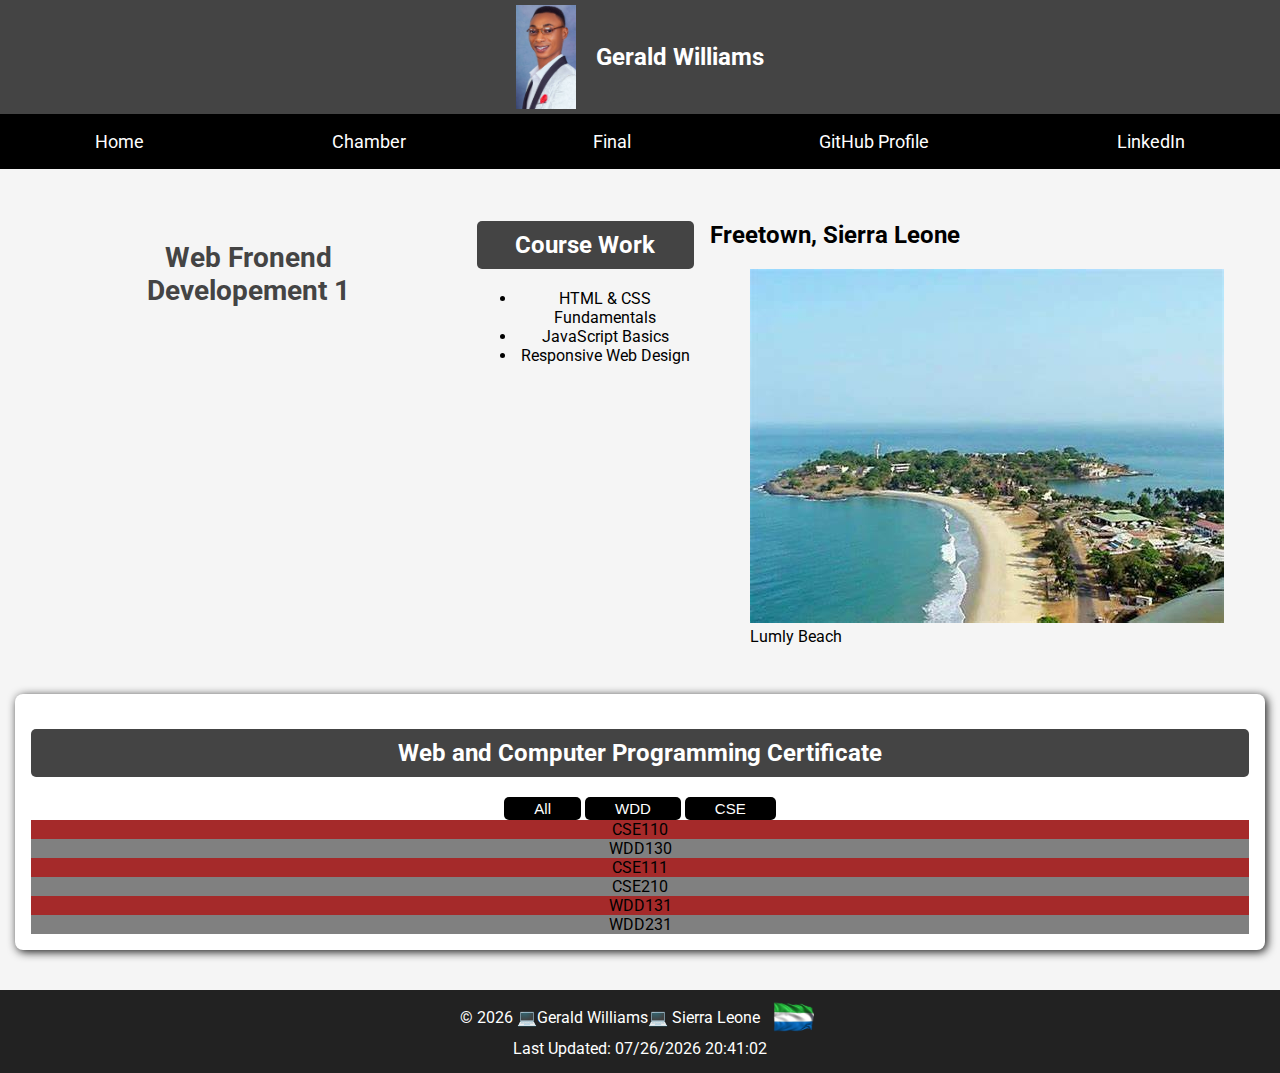
<file: index.html>
<!DOCTYPE html>
<html lang="en-Us">
<head>
    <meta charset="UTF-8">
    <meta name="viewport" content="width=device-width, initial-scale=1.0">
    <meta name="description" content="WDD231 Responsive Web Design">
    <meta name="author" content="Gerald Williams">
    <title>WDD 231 Web Fronend Developement 1 - Gerald Williams</title>
    <link rel="stylesheet" href="styles/small.css">
    <link rel="stylesheet" href="styles/larger.css">
    <script src="scripts/navigation.js" defer></script>
    <script src="scripts/date.js" defer></script>
    <script src="scripts/course.js" defer></script>
    <link rel="preconnect" href="https://fonts.googleapis.com">
    <link rel="preconnect" href="https://fonts.gstatic.com" crossorigin>
    <link href="https://fonts.googleapis.com/css2?family=Open+Sans:ital,wght@0,300..800;1,300..800&family=Playfair+Display:ital,wght@0,400..900;1,400..900&family=Roboto:ital,wght@0,100..900;1,100..900&display=swap" rel="stylesheet">
</head>
<body>
    <header>
        <img src="images/williams.jpg" alt="Profile Photo">
        <h2>Gerald Williams</h2>
    </header>

    <nav>
        <button id="menuBtn">&#9776;</button> 
        <ul id="navMenu">
            <li><a href="index.html" class="active">Home</a></li>
            <li><a href="chamber.html">Chamber</a></li>
            <li><a href="final.html">Final</a></li>
            <li><a href="https://github.com/lexgerald">GitHub Profile</a></li>
            <li><a href="https://www.linkedin.com/in/gerald-williams-0825a81a0/">LinkedIn</a></li>
        </ul>
    </nav>
    <main>
            <h1>Web Fronend Developement 1</h1>
            <div class="content-container">
                <section class="course-work">
                    <h2>Course Work</h2>
                    <ul>
                        <li>HTML & CSS Fundamentals</li>
                        <li>JavaScript Basics</li>
                        <li>Responsive Web Design</li>
                    </ul>
                </section>
            </div>
            <div class="content-container">
                <section class="toloria">
                    <h2>Freetown, Sierra Leone</h2>
                    <figure>
                        <img src="images/lumly-beach.jpeg" alt="Lumly Beach">
                        <figcaption>Lumly Beach</figcaption>
                    </figure>
                </section>
            </div>
       
    </main>
  
        <div class="content-container2">
            <section class="course-work">
                <h2>Web and Computer Programming Certificate</h2>
                <button id="allCourses">All</button>
                <button id="wddCourses">WDD</button>
                <button id="cseCourses">CSE</button>
                <div id="coursesContainer"></div>
            </section>
        </div>

    <footer>
        <div class="footer-top">
            <p>&copy; <span id="currentyear"></span> 💻Gerald Williams💻 Sierra Leone</p>
            <img src="images/sl-flag.png" alt="Footer Logo">
        </div>
        <p id="lastModified"></p>
    </footer>
</body>
</html>
</file>
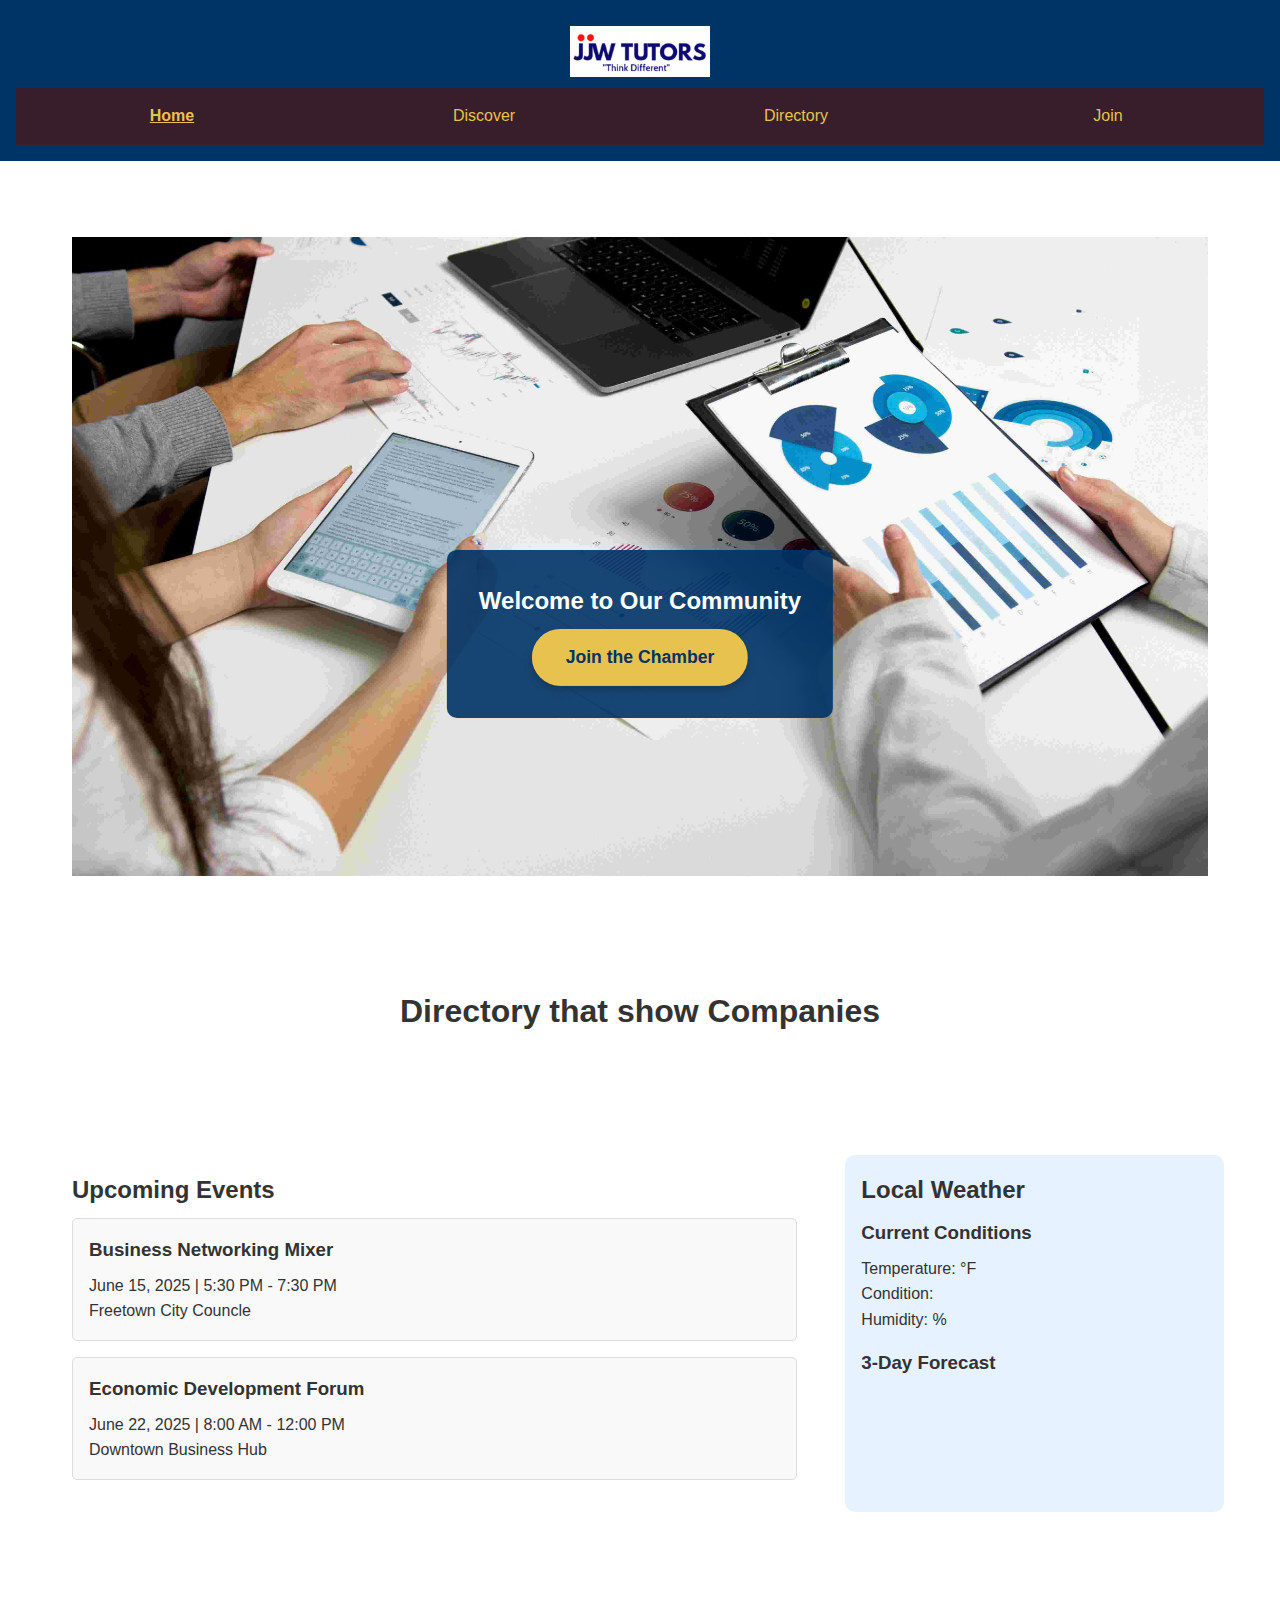
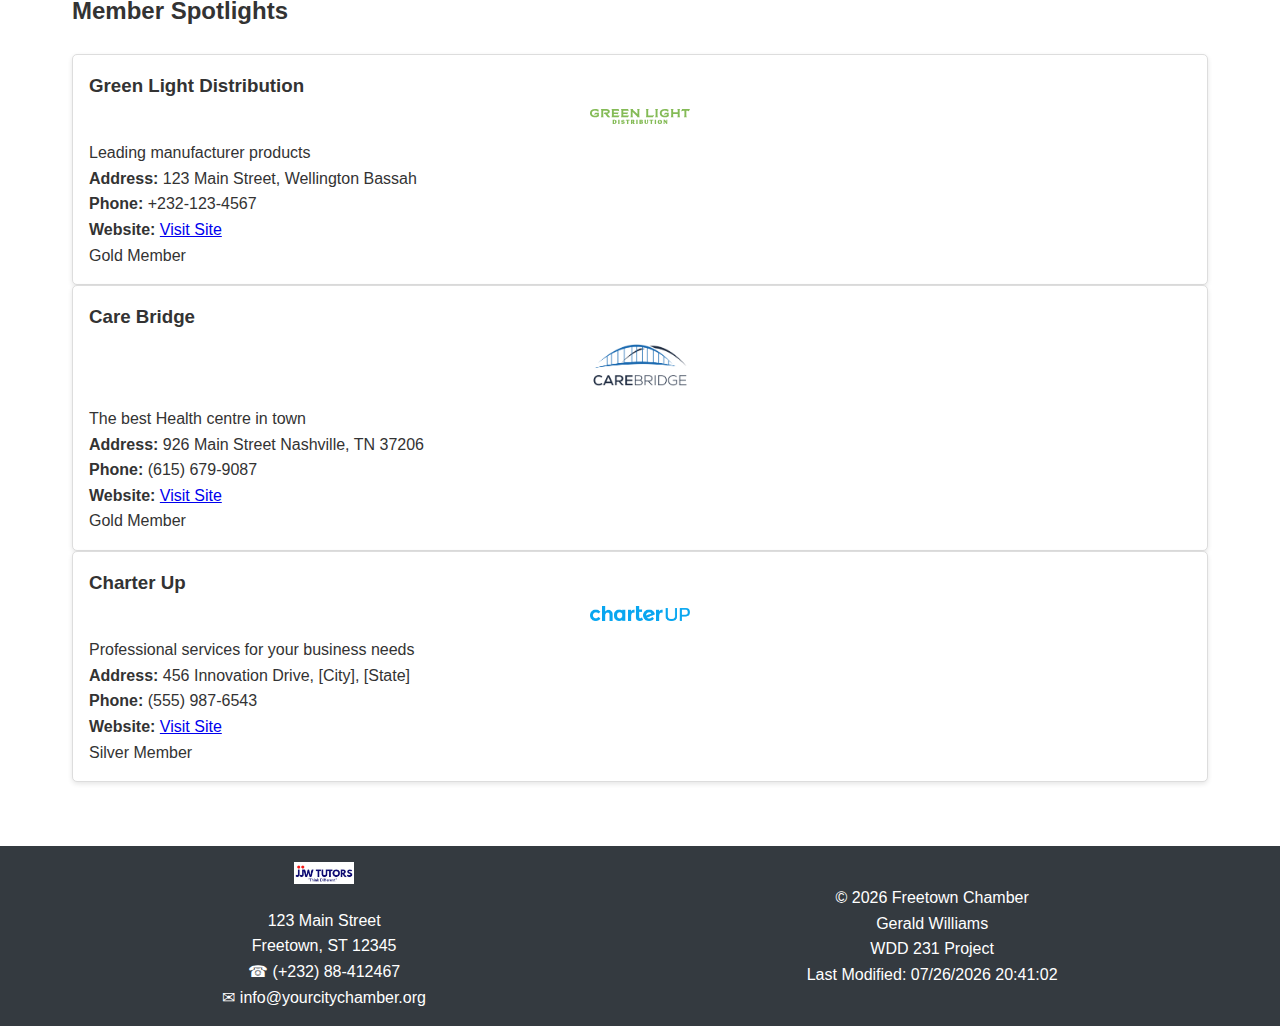
<file: chamber/index.html>
<!DOCTYPE html>
<html lang="en">
<head>
    <meta charset="UTF-8">
    <meta name="viewport" content="width=device-width, initial-scale=1.0">
    <meta name="description" content="Chamber of Commerce directory for Freetown">
    <meta name="author" content="Gerald Williams">
 
     <!-- Social Media Meta Tags -->
  <meta property="og:title" content="Freetown Chamber of Commerce">
  <meta property="og:description" content="The Wellington Bassah Chamber of Commerce is dedicated to fostering economic growth, supporting local businesses, and strengthening the community.">
  <meta property="og:type" content="website">
  <meta property="og:image" content="https://github.com/lexgerald/wdd231/blob/main/images/williams.jpg">
  <meta property="og:url" content="https://lexgerald.github.io/wdd231/chamber/directory.html">
  
    <title>Freetown Chamber of Commerce</title>
    <link rel="stylesheet" href="styles/base2.css">
    <link rel="stylesheet" href="styles/larger.css">
    <link rel="icon" href="images/logo.jpg">
</head>
<body>
    <header>
        <div class="header-content">
            <img src="images/logo.jpg" alt="Chamber Logo" class="logo">
          
            <button id="menu-button" aria-label="Navigation Menu">☰</button>
        </div>
        <nav>
            <ul class="navigation">
                <li class="active"><a href="index.html">Home</a></li>
                <li><a href="discover.html">Discover</a></li>
                <li><a href="directory.html">Directory</a></li>
                <li><a href="join.html">Join</a></li>
            </ul>
        </nav>
    </header>

    <main>
        <!-- Hero Section -->
        <section class="hero">
            <picture>
                <source media="(max-width: 600px)" srcset="images/hero-small.jpg">
                <source media="(min-width: 601px)" srcset="images/hero-large.jpg">
                <img src="images/hero-large.jpg" alt="City skyline">
            </picture>
            <h1>Directory that show Companies</h1>
            <div class="hero-content">
                <h2>Welcome to Our Community</h2>
                <a href="join.html" class="cta-button">Join the Chamber</a>
            </div>
        </section>

        <!-- Current Events -->
        <section class="events">
            <h2>Upcoming Events</h2>
            <div class="event-card">
                <h3>Business Networking Mixer</h3>
                <p>June 15, 2025 | 5:30 PM - 7:30 PM</p>
                <p>Freetown City Councle</p>
            </div>
            <div class="event-card">
                <h3>Economic Development Forum</h3>
                <p>June 22, 2025 | 8:00 AM - 12:00 PM</p>
                <p>Downtown Business Hub</p>
            </div>
        </section>

        <!-- Weather Section -->
        <section class="weather">
            <h2>Local Weather</h2>
            <div class="current-weather">
                <h3>Current Conditions</h3>
                <div id="weather-icon"></div>
                <p>Temperature: <span id="current-temp"></span>°F</p>
                <p>Condition: <span id="weather-desc"></span></p>
                <p>Humidity: <span id="humidity"></span>%</p>
            </div>
            <div class="forecast">
                <h3>3-Day Forecast</h3>
                <div id="forecast-container"></div>
            </div>
        </section>

        <!-- Member Spotlights -->
        <section class="spotlights">
            <h2>Member Spotlights</h2>
            <div id="spotlight-container"></div>
        </section>
    </main>

    <footer>
        <div class="footer-content">
            <div class="contact-info">
                <img src="images/logo.jpg" alt="Chamber Logo" class="footer-logo">
                <p>123 Main Street<br>Freetown, ST 12345<br>☎ (+232) 88-412467<br>✉ info@yourcitychamber.org</p>
            </div>
            <div class="footer-links">
                <p>&copy; <span id="current-year"></span> Freetown Chamber</p>
                <p>Gerald Williams</p>
                <p>WDD 231 Project</p>
                <p>Last Modified: <span id="last-modified"></span></p>
            </div>
        </div>
    </footer>

    <script src="scripts/main.js" defer></script>
    <script src="scripts/weather.js" defer></script>
    <script src="scripts/members.js" defer></script>
</body>
</html>
</file>
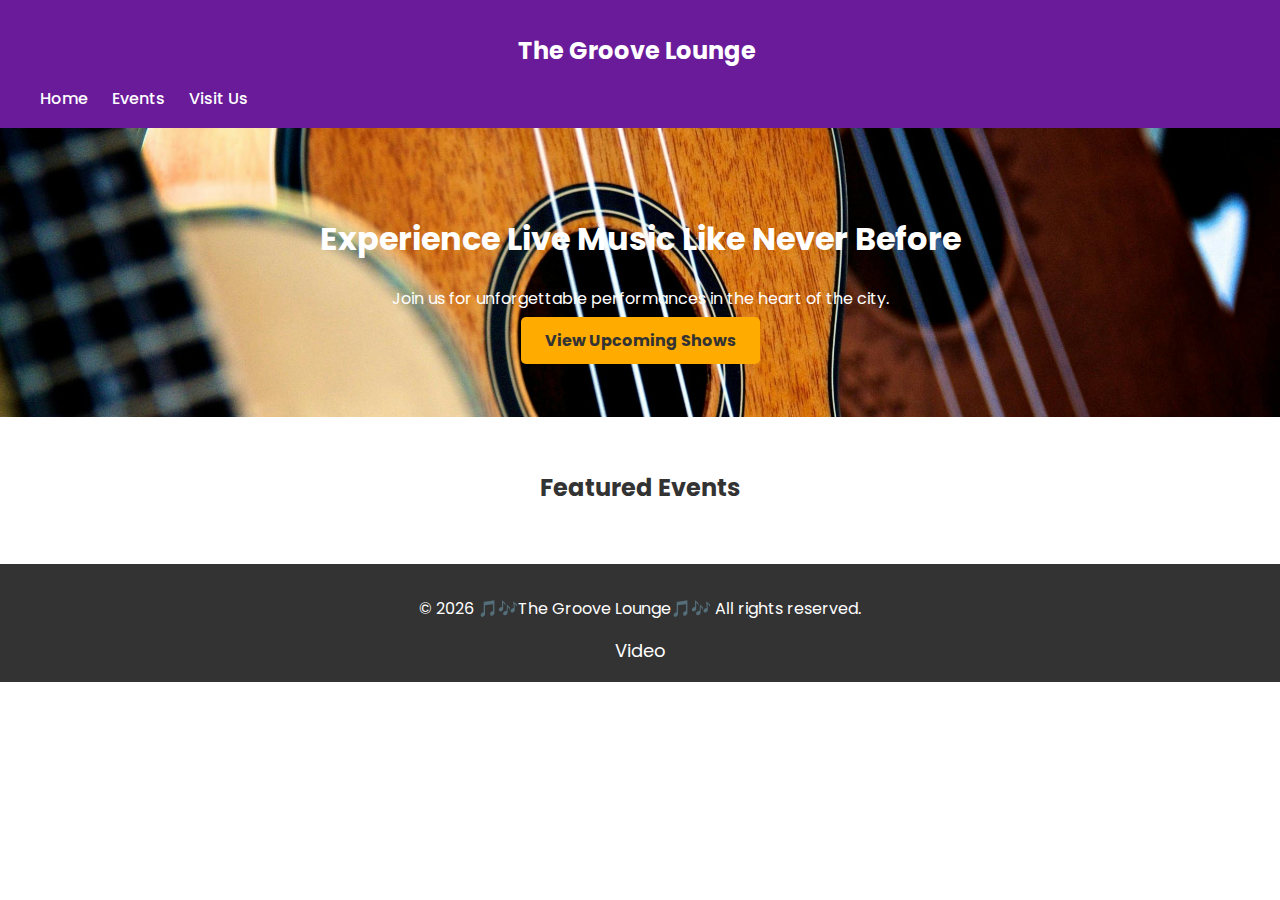
<file: finalproject/index.html>
<!DOCTYPE html>
<html lang="en">
<head>
    <meta charset="UTF-8">
    <meta name="viewport" content="width=device-width, initial-scale=1.0">
    <meta name="description" content="The Groove Lounge - A premier local music venue for live performances and events.">
    <meta name="author" content="Gerald Williams">

    <!-- Social Media Meta Tags -->
    <meta property="og:title" content="The Groove Lounge | Premier Live Music Venue">
    <meta property="og:description" content="Experience unforgettable live performances at Austin's hottest music venue. Check out upcoming shows and book tickets today.">
    <meta property="og:type" content="website">
    <meta property="og:url" content="https://www.groovelounge.com">
    <meta property="og:image" content="https://www.groovelounge.com/images/logo.png">
    <meta property="og:image:alt" content="Live band performing at The Groove Lounge">
    <meta property="og:site_name" content="The Groove Lounge">

    <title>The Groove Lounge | Home</title>
    <link rel="stylesheet" href="styles/styles.css">
    <script src="scripts/scripts.js" defer></script>
    <link rel="icon" href="images/logo.png">
    <link rel="preconnect" href="https://fonts.googleapis.com">
    <link rel="preconnect" href="https://fonts.gstatic.com" crossorigin>
    <link href="https://fonts.googleapis.com/css2?family=Poppins:wght@400;600;700&display=swap" rel="stylesheet">
</head>
<body>
    <header>
        <nav aria-label="Main navigation">
            <div class="nav-container">
                <a href="index.html" class="logo">The Groove Lounge</a>
                <button class="hamburger" aria-expanded="false" aria-label="Menu">
                    <span class="hamburger-box">
                        <span class="hamburger-inner"></span>
                    </span>
                </button>
            </div>
            <ul class="nav-menu" id="navbar">
                <li><a href="index.html" class="active">Home</a></li>
                <li><a href="events.html">Events</a></li>
                <li><a href="visit.html">Visit Us</a></li>
            </ul>
        </nav>
    </header>

    <main>
        <section class="hero">
            <h1>Experience Live Music Like Never Before</h1>
            <p>Join us for unforgettable performances in the heart of the city.</p>
            <a href="events.html" class="cta-button">View Upcoming Shows</a>
        </section>

        <section class="featured-events">
            <h2>Featured Events</h2>
            <div class="event-grid" id="featuredEvents">
                <!-- JavaScript will load events here -->
            </div>
        </section>
    </main>

    <footer>
        <p>&copy; <span id="currentyear"></span> 🎵🎶The Groove Lounge🎵🎶 All rights reserved.</p>
        <a href="https://app.screencastify.com/v2/watch/4DJv28XNreSj1QkuATZN">Video</a>
    </footer>

</body>
</html>
</file>
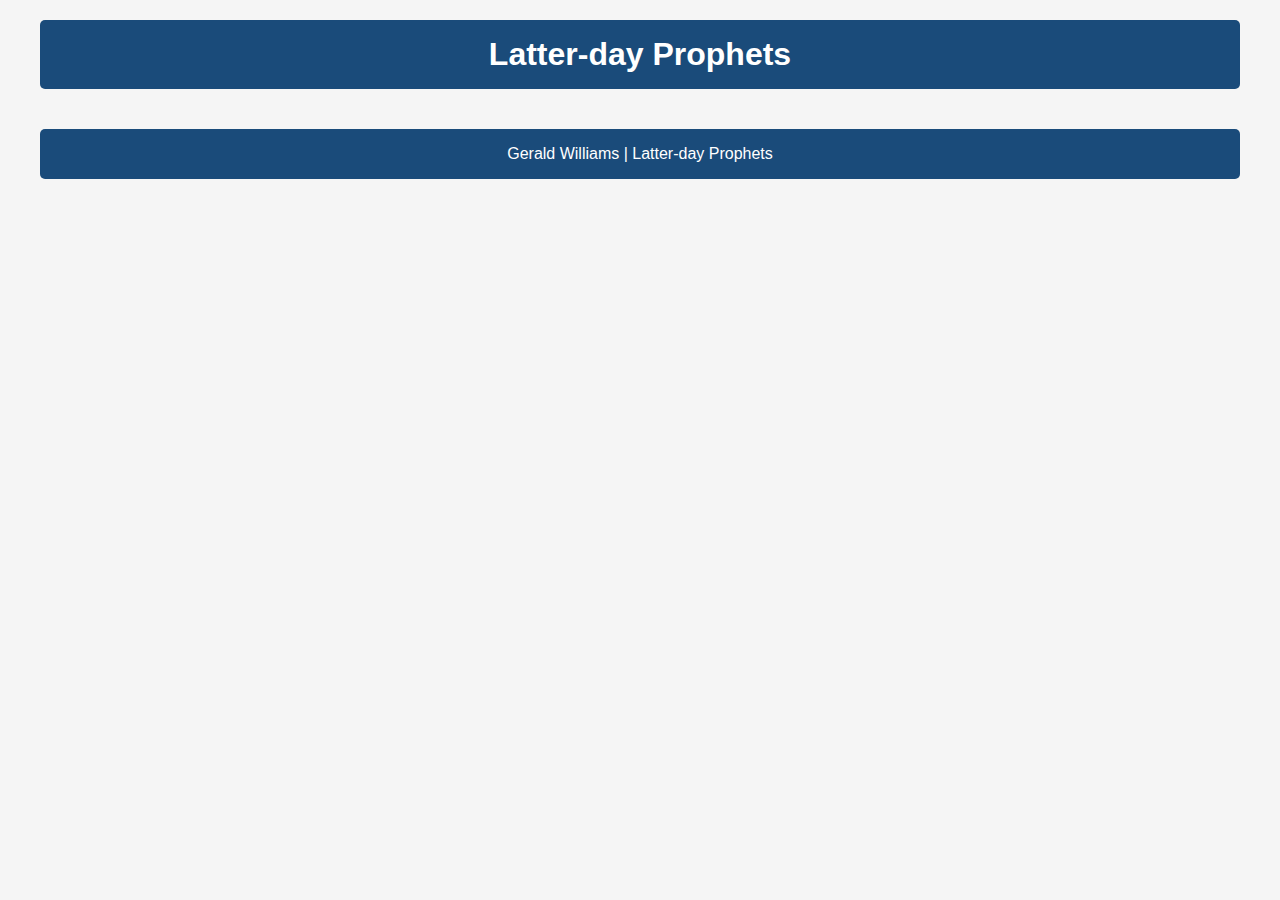
<file: prophets.html>
<!DOCTYPE html>
<html lang="en-Us">
<head>
    <meta charset="UTF-8">
    <meta name="viewport" content="width=device-width, initial-scale=1.0">
    <title>Latter-day Prophets</title>
    <link rel="stylesheet" href="styles/prophets.css">
    <script src="scripts/prophets.js" defer></script>
</head>
<body>
    <header>
        <h1>Latter-day Prophets</h1>
    </header>
    <main>
        <div id="cards"></div>
    </main>
    <footer>
        Gerald Williams | Latter-day Prophets
    </footer>
</body>
</html>
</file>
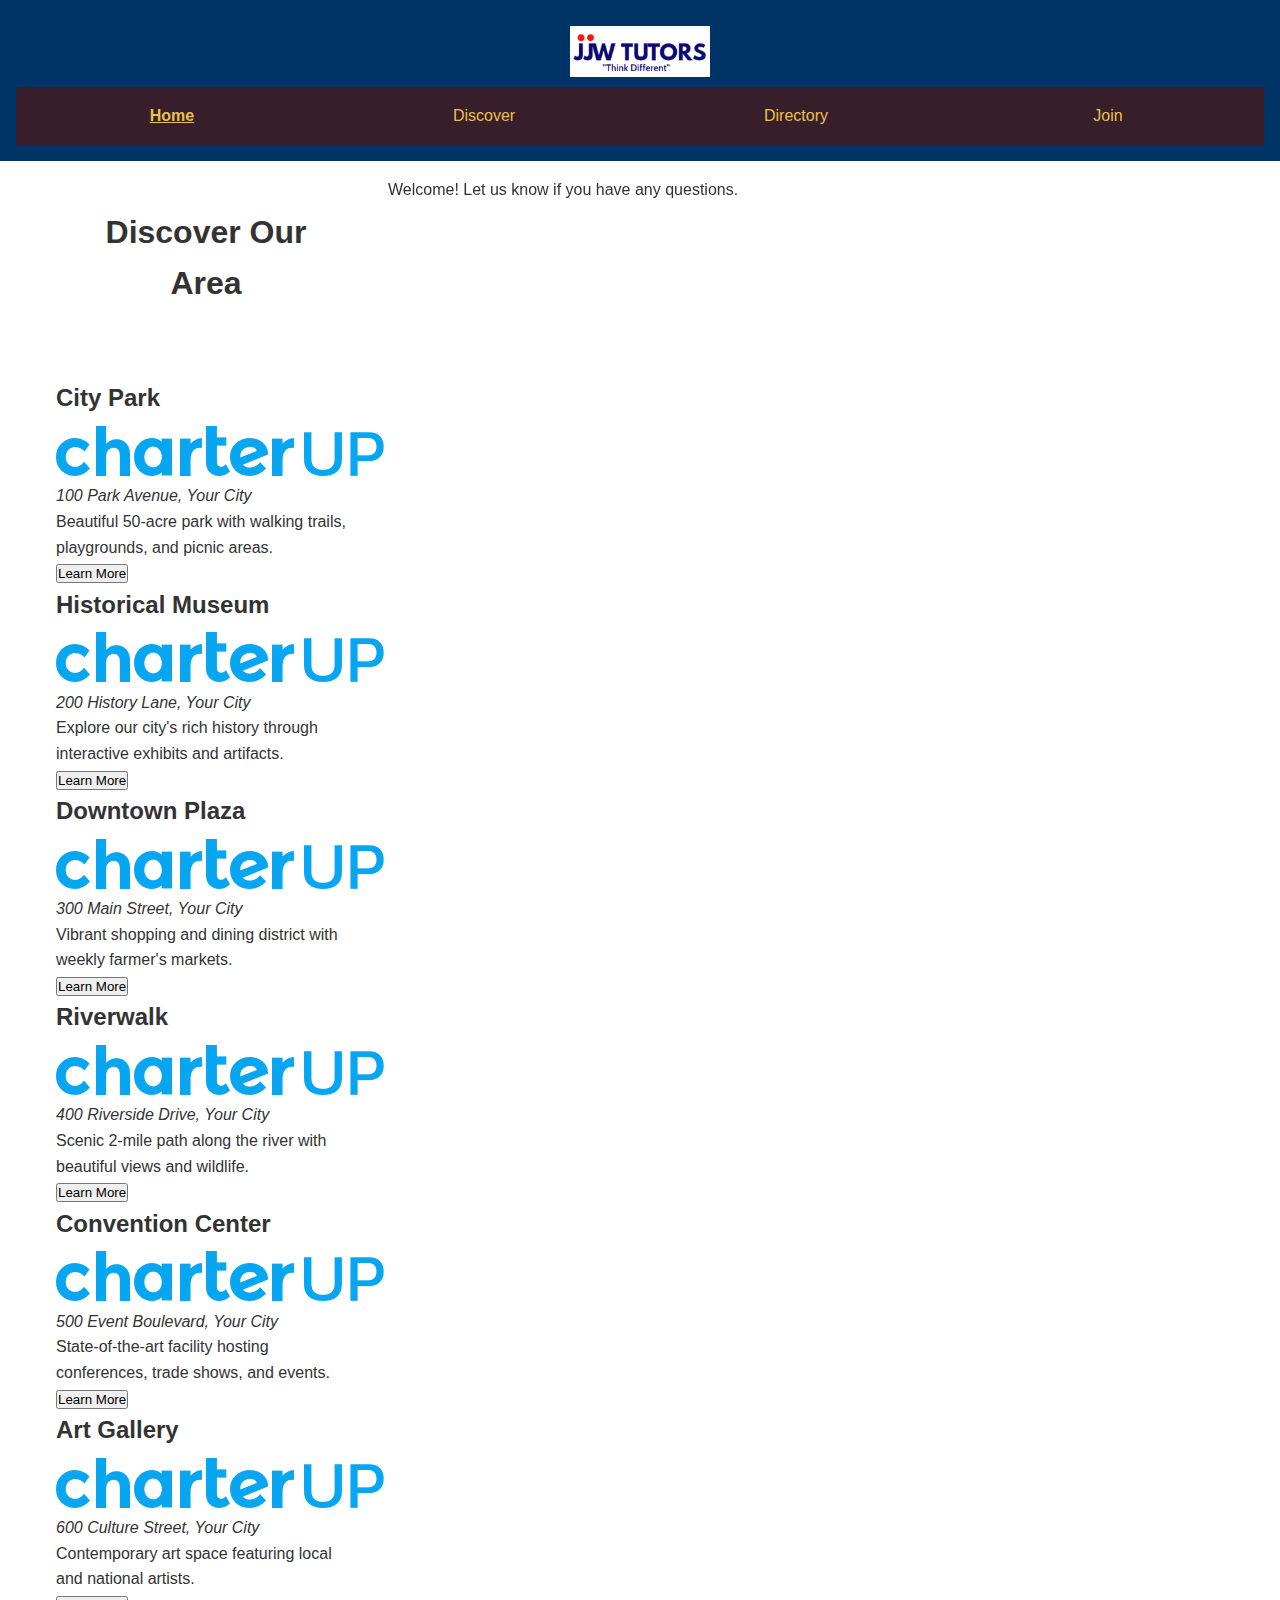
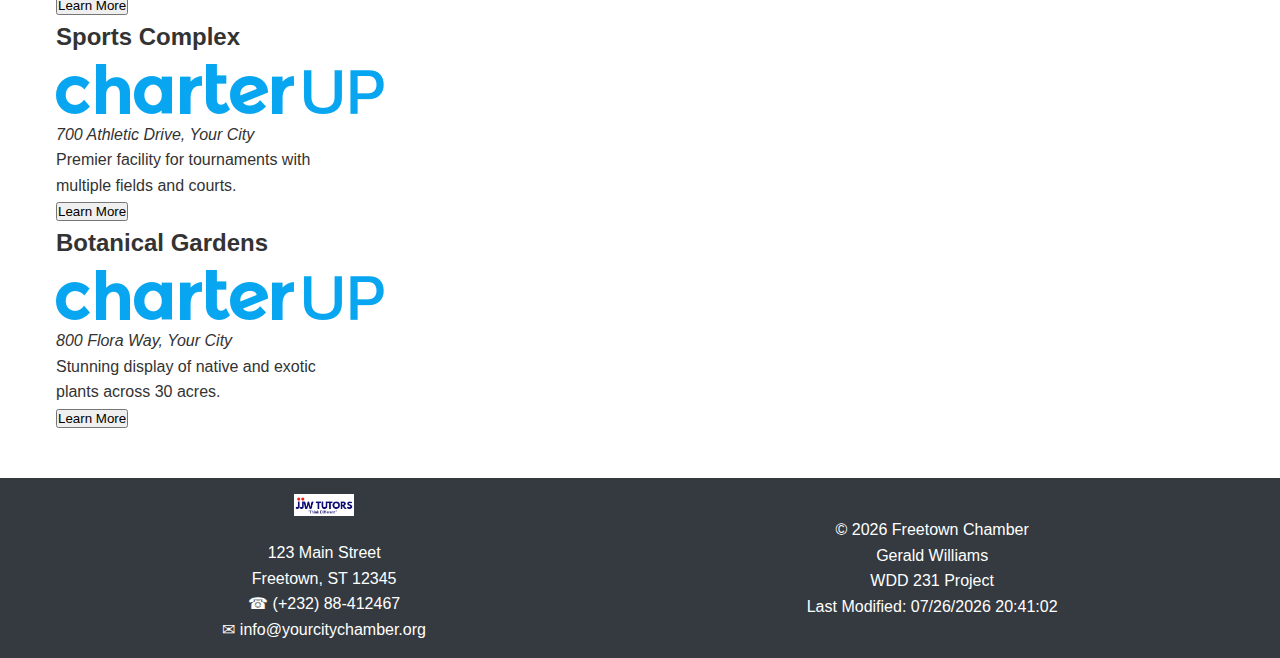
<file: chamber/discover.html>
<!DOCTYPE html>
<html lang="en-Us">
<head>
    <meta charset="UTF-8">
    <meta name="viewport" content="width=device-width, initial-scale=1.0">
    <meta name="description" content="Chamber of Commerce directory for Freetown">
    <meta name="author" content="Gerald Williams">
 
<!-- Social Media Meta Tags -->
  <meta property="og:title" content="Freetown Chamber of Commerce">
  <meta property="og:description" content="The Wellington Bassah Chamber of Commerce is dedicated to fostering economic growth, supporting local businesses, and strengthening the community.">
  <meta property="og:type" content="website">
  <meta property="og:image" content="https://github.com/lexgerald/wdd231/blob/main/images/williams.jpg">
  <meta property="og:url" content="https://lexgerald.github.io/wdd231/chamber/directory.html">
  
    <title>Discover Our Area | Freetown Chamber of Commerce</title>
    <link rel="stylesheet" href="styles/base2.css">
    <link rel="stylesheet" href="styles/larger.css">
    <link rel="stylesheet" href="styles/medium.css">
    <script src="scripts/discover.js" defer></script>
    <link rel="icon" href="images/logo.jpg">
</head>
<body>
    <header>
        <div class="header-content">
            <img src="images/logo.jpg" alt="Chamber Logo" class="logo">
            <button id="menu-button" aria-label="Navigation Menu">☰</button>
        </div>
        <nav>
            <ul class="navigation">
                <li class="active"><a href="index.html">Home</a></li>
                <li><a href="discover.html">Discover</a></li>
                <li><a href="directory.html">Directory</a></li>
                <li><a href="join.html">Join</a></li>
            </ul>
        </nav>
    </header>

    <main class="discover-main">
        <h1>Discover Our Area</h1>
        
        <aside class="visitor-info">
            <div id="visit-message"></div>
        </aside>

        <div class="discover-grid" id="attractions-container">
            <!-- Cards will be inserted here by JavaScript -->
        </div>
    </main>

    <footer>
        <div class="footer-content">
            <div class="contact-info">
                <img src="images/logo.jpg" alt="Chamber Logo" class="footer-logo">
                <p>123 Main Street<br>Freetown, ST 12345<br>☎ (+232) 88-412467<br>✉ info@yourcitychamber.org</p>
            </div>
            <div class="footer-links">
                <p>&copy; <span id="current-year"></span> Freetown Chamber</p>
                <p>Gerald Williams</p>
                <p>WDD 231 Project</p>
                <p>Last Modified: <span id="last-modified"></span></p>
            </div>
        </div>
    </footer>

    <script src="scripts/main.js" defer></script>
    <script src="scripts/weather.js" defer></script>
    <script src="scripts/members.js" defer></script>
    
</body>
</html>
</file>
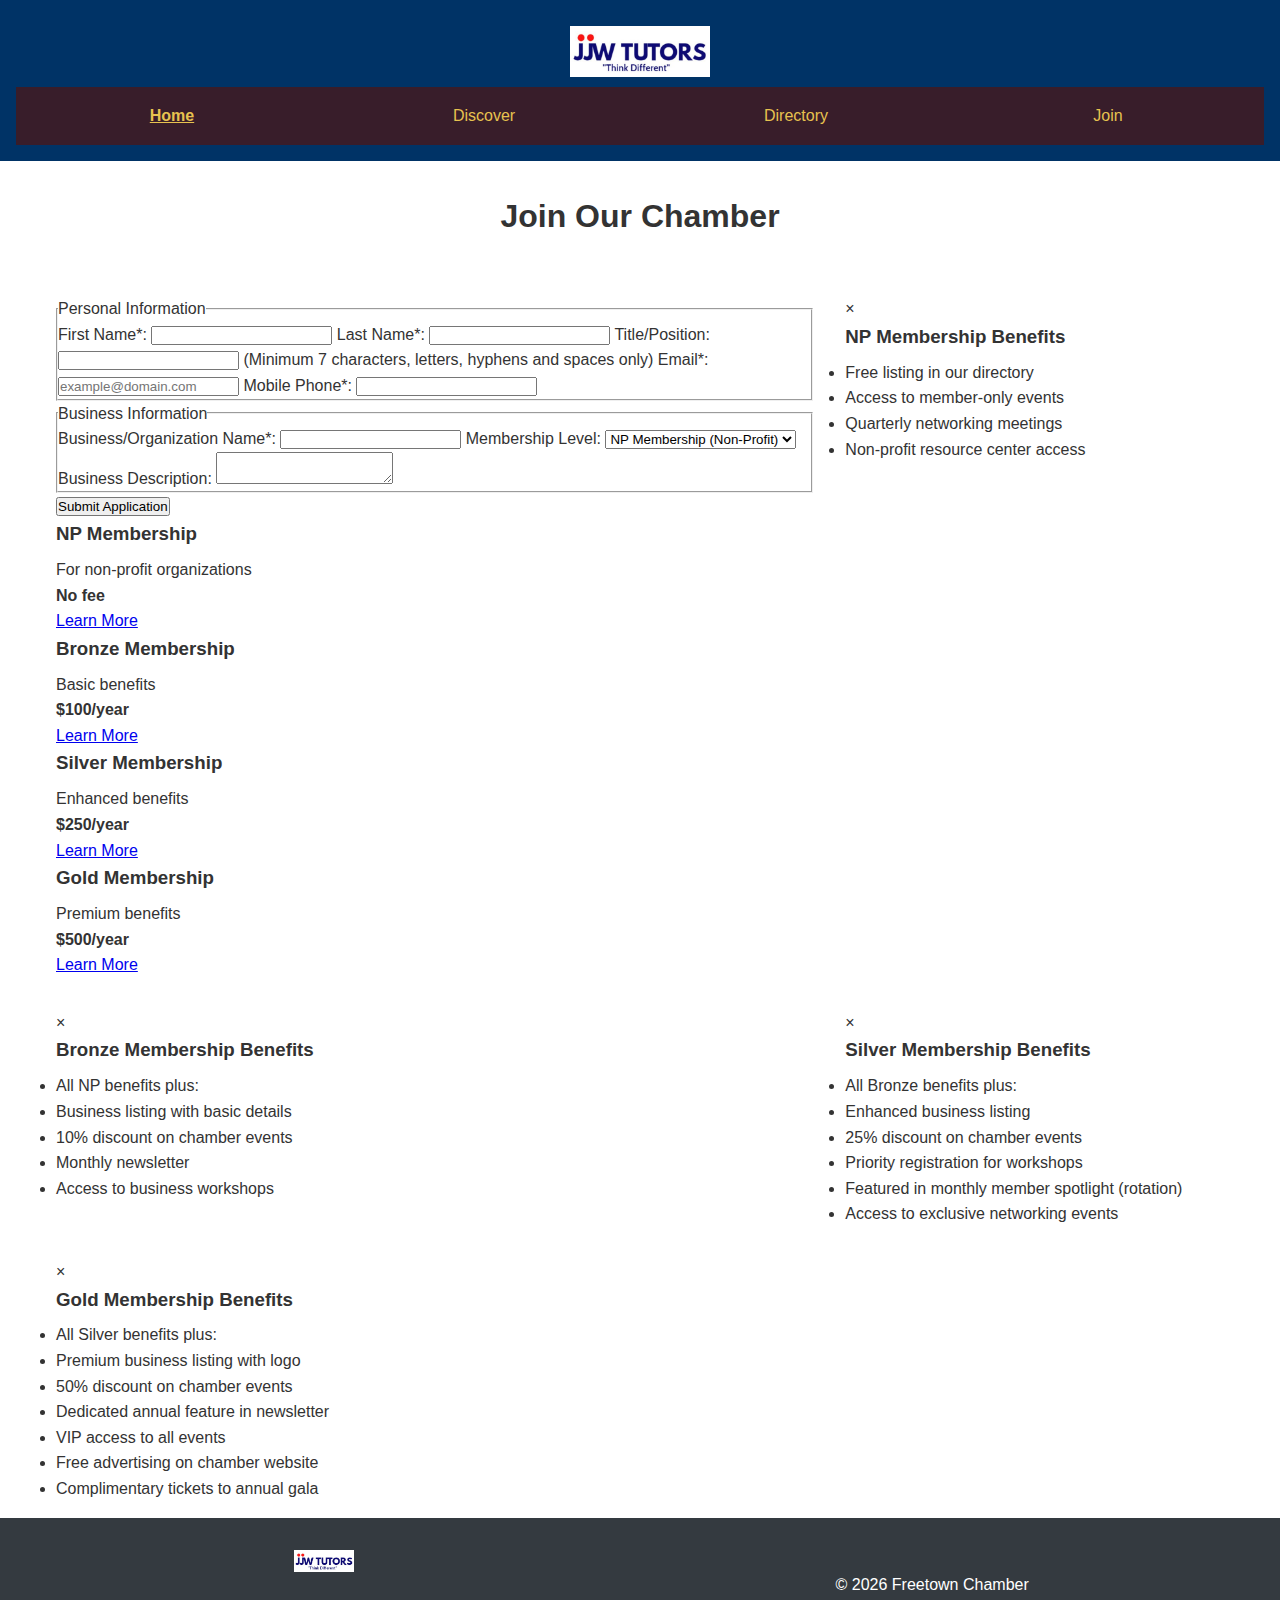
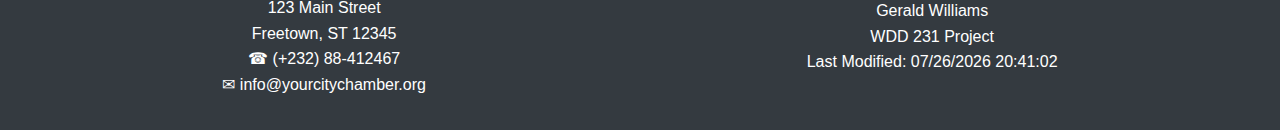
<file: chamber/join.html>
<!DOCTYPE html>
<html lang="en-Us">
<head>
    <meta charset="UTF-8">
    <meta name="viewport" content="width=device-width, initial-scale=1.0">
    <title>Join the Chamber | Freetown Chamber of Commerce</title>
    <meta name="description" content="Join our chamber of commerce to access member benefits and grow your business">
    <link rel="stylesheet" href="styles/base2.css">
    <link rel="stylesheet" href="styles/larger.css">
    <script src="scripts/main.js" defer></script>
    <link rel="icon" href="images/logo.jpg">
</head>
<body>
    <header>
        <div class="header-content">
            <img src="images/logo.jpg" alt="Chamber Logo" class="logo">
            <button id="menu-button" aria-label="Navigation Menu">☰</button>
        </div>
        <nav>
            <ul class="navigation">
                <li class="active"><a href="index.html">Home</a></li>
                <li><a href="discover.html">Discover</a></li>
                <li><a href="directory.html">Directory</a></li>
                <li><a href="join.html">Join</a></li>
            </ul>
        </nav>
    </header>

    <h1>Join Our Chamber</h1>
    <main class="join-main">
        
        <div class="join-container">
            <form id="joinForm" method="get" action="thankyou.html" class="join-form">
                <fieldset>
                    <legend>Personal Information</legend>
                    
                    <label>
                        First Name*:
                        <input type="text" name="firstName" required 
                               autocomplete="given-name" title="Enter your first name">
                    </label>
                    
                    <label>
                        Last Name*:
                        <input type="text" name="lastName" required 
                               autocomplete="family-name" title="Enter your last name">
                    </label>
                    
                    <label>
                        Title/Position:
                        <input type="text" name="title" 
                               autocomplete="organization-title" 
                               title="Enter your professional title"
                               pattern="[a-zA-Z\- ]{7,}">
                        <span class="note">(Minimum 7 characters, letters, hyphens and spaces only)</span>
                    </label>
                    
                    <label>
                        Email*:
                        <input type="email" name="email" required 
                               autocomplete="email" title="Enter your email address"
                               placeholder="example@domain.com">
                    </label>
                    
                    <label>
                        Mobile Phone*:
                        <input type="tel" name="phone" required 
                               autocomplete="tel" title="Enter your phone number">
                    </label>
                </fieldset>
                
                <fieldset>
                    <legend>Business Information</legend>
                    
                    <label>
                        Business/Organization Name*:
                        <input type="text" name="business" required 
                               autocomplete="organization" title="Enter your business name">
                    </label>
                    
                    <label>
                        Membership Level:
                        <select name="membership" title="Select membership level">
                            <option value="np">NP Membership (Non-Profit)</option>
                            <option value="bronze">Bronze Membership</option>
                            <option value="silver">Silver Membership</option>
                            <option value="gold">Gold Membership</option>
                        </select>
                    </label>
                    
                    <label>
                        Business Description:
                        <textarea name="description" title="Describe your business"></textarea>
                    </label>
                    
                    <input type="hidden" name="timestamp" id="timestamp">
                </fieldset>
                
                <input type="submit" value="Submit Application">
            </form>
            
            <div class="membership-cards">
                <div class="card np-card">
                    <h3>NP Membership</h3>
                    <p>For non-profit organizations</p>
                    <p><strong>No fee</strong></p>
                    <a href="#np-modal" class="more-info">Learn More</a>
                </div>
                
                <div class="card bronze-card">
                    <h3>Bronze Membership</h3>
                    <p>Basic benefits</p>
                    <p><strong>$100/year</strong></p>
                    <a href="#bronze-modal" class="more-info">Learn More</a>
                </div>
                
                <div class="card silver-card">
                    <h3>Silver Membership</h3>
                    <p>Enhanced benefits</p>
                    <p><strong>$250/year</strong></p>
                    <a href="#silver-modal" class="more-info">Learn More</a>
                </div>
                
                <div class="card gold-card">
                    <h3>Gold Membership</h3>
                    <p>Premium benefits</p>
                    <p><strong>$500/year</strong></p>
                    <a href="#gold-modal" class="more-info">Learn More</a>
                </div>
            </div>
        </div>
        
        <!-- Membership Modals -->
        <div id="np-modal" class="modal">
            <div class="modal-content">
                <span class="close">&times;</span>
                <h3>NP Membership Benefits</h3>
                <ul>
                    <li>Free listing in our directory</li>
                    <li>Access to member-only events</li>
                    <li>Quarterly networking meetings</li>
                    <li>Non-profit resource center access</li>
                </ul>
            </div>
        </div>
        
        <div id="bronze-modal" class="modal">
            <div class="modal-content">
                <span class="close">&times;</span>
                <h3>Bronze Membership Benefits</h3>
                <ul>
                    <li>All NP benefits plus:</li>
                    <li>Business listing with basic details</li>
                    <li>10% discount on chamber events</li>
                    <li>Monthly newsletter</li>
                    <li>Access to business workshops</li>
                </ul>
            </div>
        </div>
        
        <div id="silver-modal" class="modal">
            <div class="modal-content">
                <span class="close">&times;</span>
                <h3>Silver Membership Benefits</h3>
                <ul>
                    <li>All Bronze benefits plus:</li>
                    <li>Enhanced business listing</li>
                    <li>25% discount on chamber events</li>
                    <li>Priority registration for workshops</li>
                    <li>Featured in monthly member spotlight (rotation)</li>
                    <li>Access to exclusive networking events</li>
                </ul>
            </div>
        </div>
        
        <div id="gold-modal" class="modal">
            <div class="modal-content">
                <span class="close">&times;</span>
                <h3>Gold Membership Benefits</h3>
                <ul>
                    <li>All Silver benefits plus:</li>
                    <li>Premium business listing with logo</li>
                    <li>50% discount on chamber events</li>
                    <li>Dedicated annual feature in newsletter</li>
                    <li>VIP access to all events</li>
                    <li>Free advertising on chamber website</li>
                    <li>Complimentary tickets to annual gala</li>
                </ul>
            </div>
        </div>
    </main>

    <!-- Footer -->
    <footer>
        <footer>
            <div class="footer-content">
                <div class="contact-info">
                    <img src="images/logo.jpg" alt="Chamber Logo" class="footer-logo">
                    <p>123 Main Street<br>Freetown, ST 12345<br>☎ (+232) 88-412467<br>✉ info@yourcitychamber.org</p>
                </div>
                <div class="footer-links">
                    <p>&copy; <span id="current-year"></span> Freetown Chamber</p>
                    <p>Gerald Williams</p>
                    <p>WDD 231 Project</p>
                    <p>Last Modified: <span id="last-modified"></span></p>
                </div>
            </div>
        </footer>
    </footer>
</body>
</html>
</file>
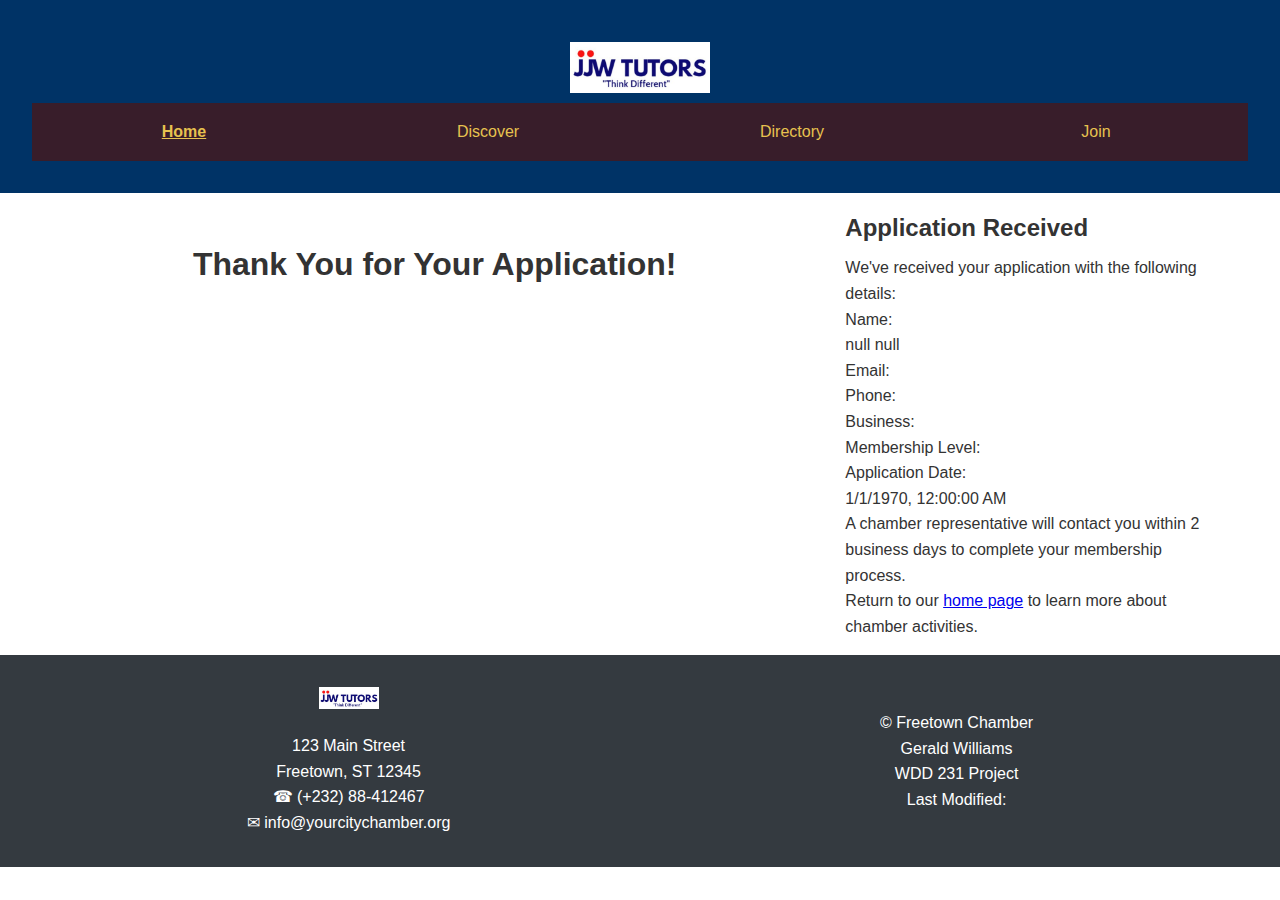
<file: chamber/thankyou.html>
<!DOCTYPE html>
<html lang="en-Us">
<head>
    <meta charset="UTF-8">
    <meta name="viewport" content="width=device-width, initial-scale=1.0">
    <title>Thank You | Freetown Chamber of Commerce</title>
    <meta name="description" content="Thank you for joining our chamber of commerce">
    <link rel="stylesheet" href="styles/base2.css">
    <link rel="stylesheet" href="styles/larger.css">
    <link rel="icon" href="images/logo.jpg">
</head>
<body>
    <header>
        <header>
            <div class="header-content">
                <img src="images/logo.jpg" alt="Chamber Logo" class="logo">
                <button id="menu-button" aria-label="Navigation Menu">☰</button>
            </div>
            <nav>
                <ul class="navigation">
                    <li class="active"><a href="index.html">Home</a></li>
                    <li><a href="discover.html">Discover</a></li>
                    <li><a href="directory.html">Directory</a></li>
                    <li><a href="join.html">Join</a></li>
                </ul>
            </nav>
        </header>
    </header>

    <main class="thankyou-main">
        <h1>Thank You for Your Application!</h1>
        
        <div class="confirmation-details">
            <h2>Application Received</h2>
            <p>We've received your application with the following details:</p>
            
            <div class="detail-grid">
                <div class="detail-label">Name:</div>
                <div class="detail-value" id="confirm-name"></div>
                
                <div class="detail-label">Email:</div>
                <div class="detail-value" id="confirm-email"></div>
                
                <div class="detail-label">Phone:</div>
                <div class="detail-value" id="confirm-phone"></div>
                
                <div class="detail-label">Business:</div>
                <div class="detail-value" id="confirm-business"></div>
                
                <div class="detail-label">Membership Level:</div>
                <div class="detail-value" id="confirm-membership"></div>
                
                <div class="detail-label">Application Date:</div>
                <div class="detail-value" id="confirm-date"></div>
            </div>
            
            <p>A chamber representative will contact you within 2 business days to complete your membership process.</p>
            <p>Return to our <a href="index.html">home page</a> to learn more about chamber activities.</p>
        </div>
    </main>

    <!-- Footer with your chamber template -->
    <footer>
        <footer>
            <div class="footer-content">
                <div class="contact-info">
                    <img src="images/logo.jpg" alt="Chamber Logo" class="footer-logo">
                    <p>123 Main Street<br>Freetown, ST 12345<br>☎ (+232) 88-412467<br>✉ info@yourcitychamber.org</p>
                </div>
                <div class="footer-links">
                    <p>&copy; <span id="current-year"></span> Freetown Chamber</p>
                    <p>Gerald Williams</p>
                    <p>WDD 231 Project</p>
                    <p>Last Modified: <span id="last-modified"></span></p>
                </div>
            </div>
        </footer>
    </footer>

    <script>
        // Parse URL parameters and display confirmation details
        const urlParams = new URLSearchParams(window.location.search);
        
        document.getElementById('confirm-name').textContent = 
            `${urlParams.get('firstName')} ${urlParams.get('lastName')}`;
        document.getElementById('confirm-email').textContent = urlParams.get('email');
        document.getElementById('confirm-phone').textContent = urlParams.get('phone');
        document.getElementById('confirm-business').textContent = urlParams.get('business');
        
        // Format membership level
        const membership = urlParams.get('membership');
        let membershipText = '';
        switch(membership) {
            case 'np': membershipText = 'NP Membership (Non-Profit)'; break;
            case 'bronze': membershipText = 'Bronze Membership'; break;
            case 'silver': membershipText = 'Silver Membership'; break;
            case 'gold': membershipText = 'Gold Membership'; break;
            default: membershipText = membership;
        }
        document.getElementById('confirm-membership').textContent = membershipText;
        
        // Format date
        const timestamp = new Date(urlParams.get('timestamp'));
        document.getElementById('confirm-date').textContent = timestamp.toLocaleString();
    </script>
</body>
</html>
</file>
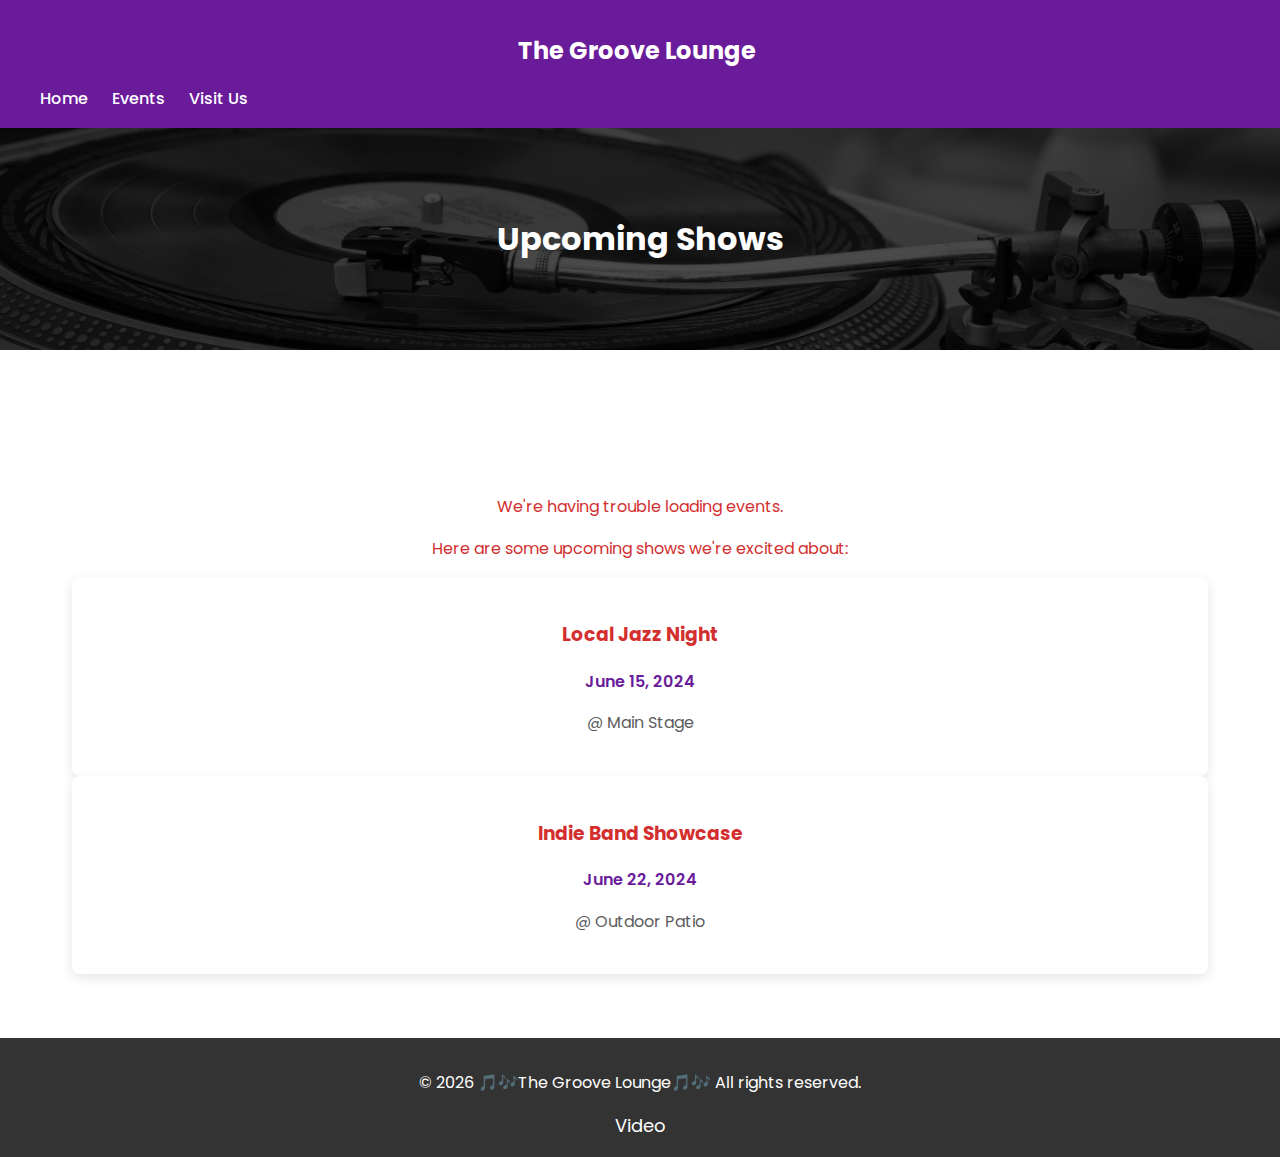
<file: finalproject/events.html>
<!DOCTYPE html>
<html lang="en-Us">
<head>
    <meta charset="UTF-8">
    <meta name="viewport" content="width=device-width, initial-scale=1.0">
    <meta name="description" content="The Groove Lounge - A premier local music venue for live performances and events.">
    <meta name="author" content="Gerald Williams">

     <!-- Social Media Meta Tags -->
    <meta property="og:title" content="The Groove Lounge | Premier Live Music Venue">
    <meta property="og:description" content="Experience unforgettable live performances at Austin's hottest music venue. Check out upcoming shows and book tickets today.">
    <meta property="og:type" content="website">
    <meta property="og:url" content="https://www.groovelounge.com">
    <meta property="og:image" content="https://www.groovelounge.com/images/social-share.jpg">
    <meta property="og:image:alt" content="Live band performing at The Groove Lounge">
    <meta property="og:site_name" content="The Groove Lounge">

    <title>The Groove Lounge | Events</title>
    <link rel="stylesheet" href="styles/styles.css">
    <script src="scripts/scripts.js" defer></script>
    <link rel="preconnect" href="https://fonts.googleapis.com">
    <link rel="preconnect" href="https://fonts.gstatic.com" crossorigin>
    <link href="https://fonts.googleapis.com/css2?family=Poppins:wght@400;600;700&display=swap" rel="stylesheet">
</head>

<body>
    <header>
        <nav aria-label="Main navigation">
            <div class="nav-container">
                <a href="index.html" class="logo">The Groove Lounge</a>
                <button class="hamburger" aria-expanded="false" aria-label="Menu">
                    <span class="hamburger-box">
                        <span class="hamburger-inner"></span>
                    </span>
                </button>
            </div>
            <ul class="nav-menu" id="navbar">
                <li><a href="index.html" class="active">Home</a></li>
                <li><a href="events.html">Events</a></li>
                <li><a href="visit.html">Visit Us</a></li>
            </ul>
        </nav>
    </header>

    <main>
         <section class="visit-hero2">
            <h1>Upcoming Shows</h1>
        </section>
        <section class="upcoming-events">
            <div class="event-list" id="upcomingEvents">
                <!-- JavaScript will load events here -->
            </div>
        </section>
    </main>

    <footer>
        <p>&copy; <span id="currentyear"></span> 🎵🎶The Groove Lounge🎵🎶 All rights reserved.</p>
        <a href="https://app.screencastify.com/v2/watch/4DJv28XNreSj1QkuATZN">Video</a>
    </footer>

</body>
</html>
</file>
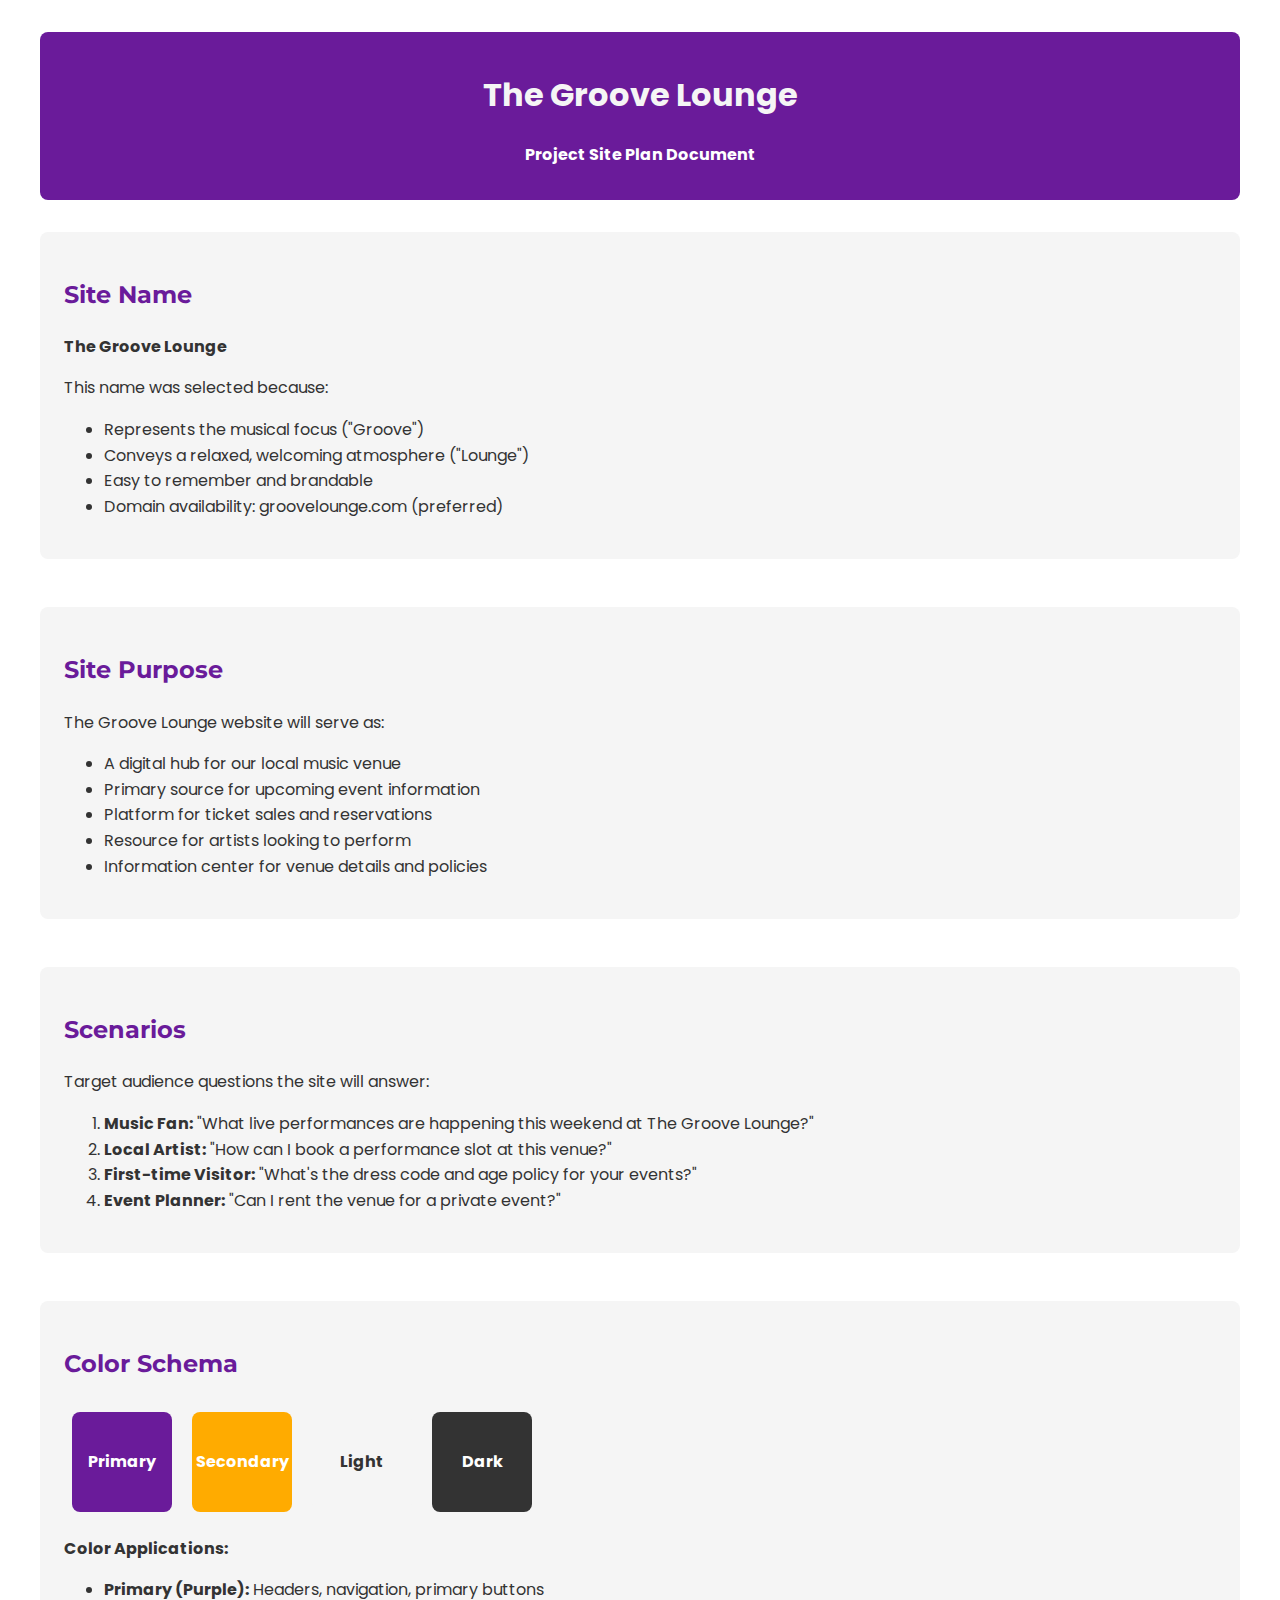
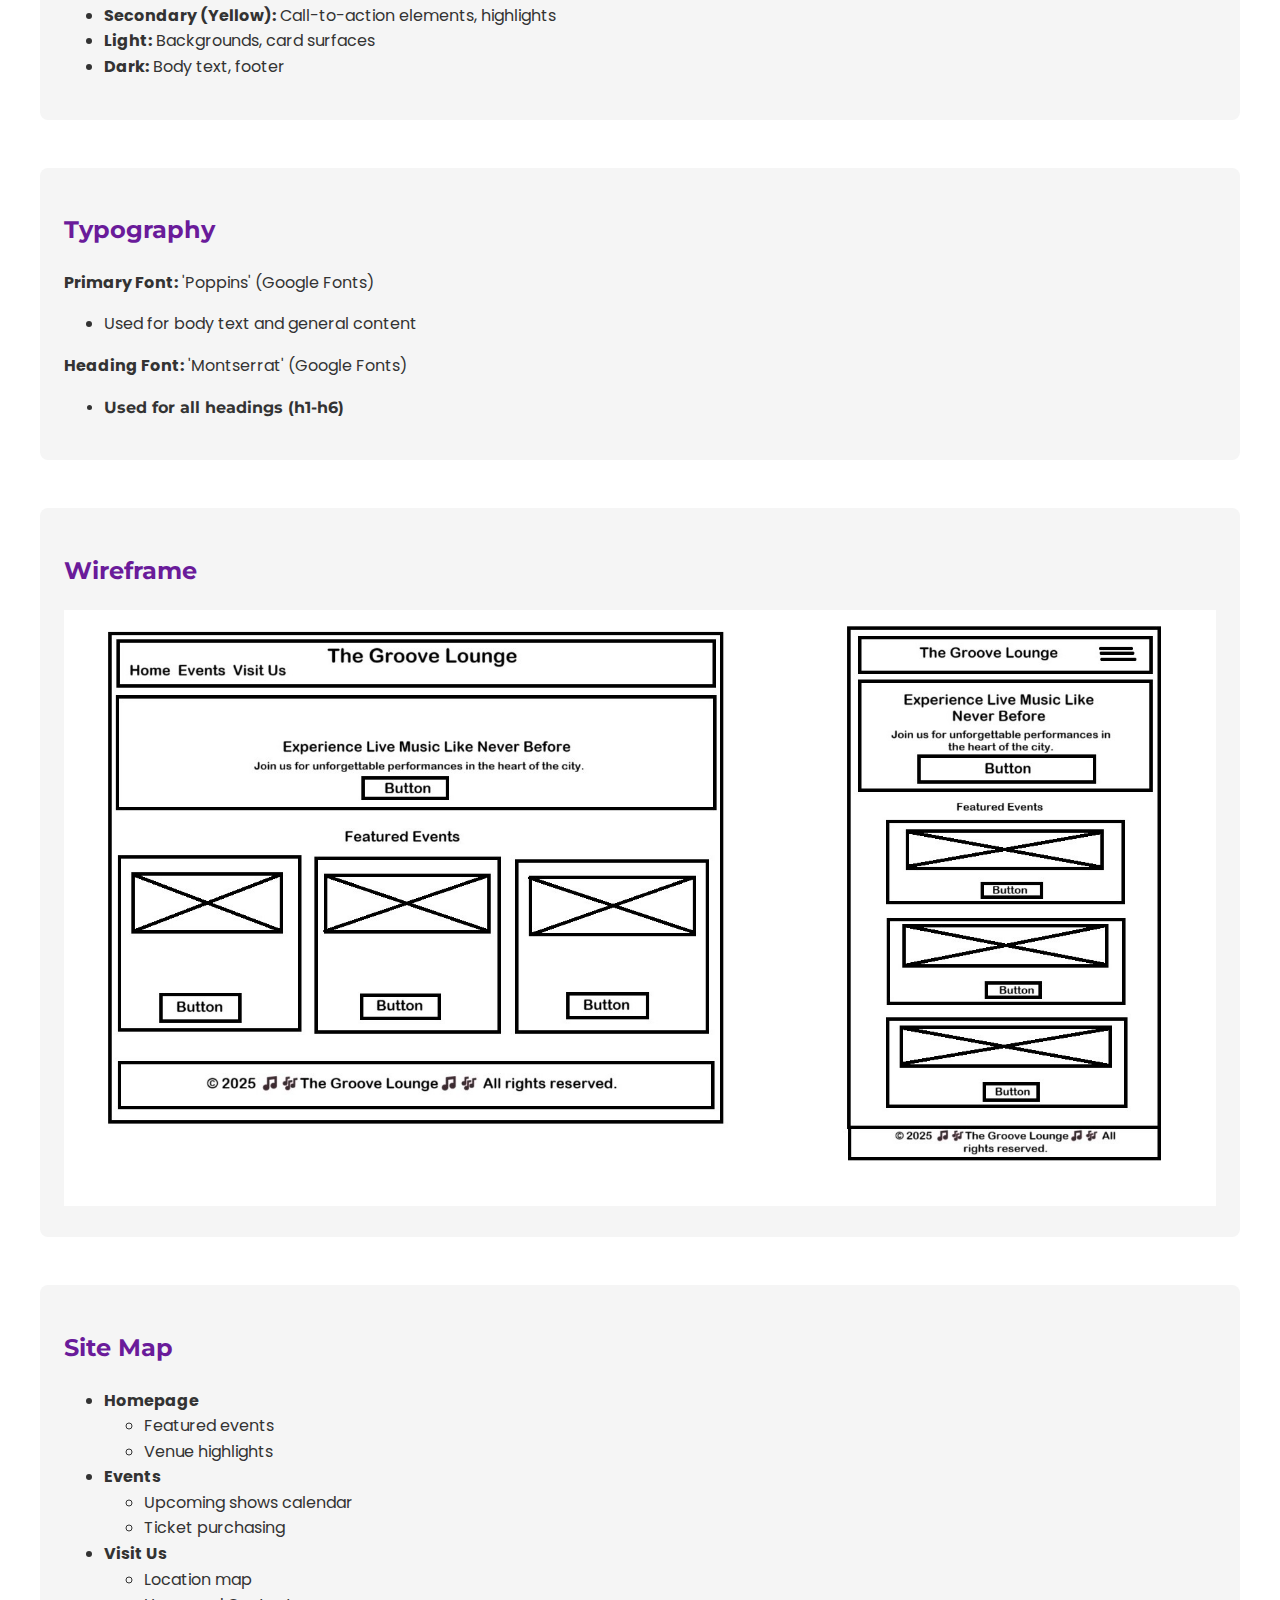
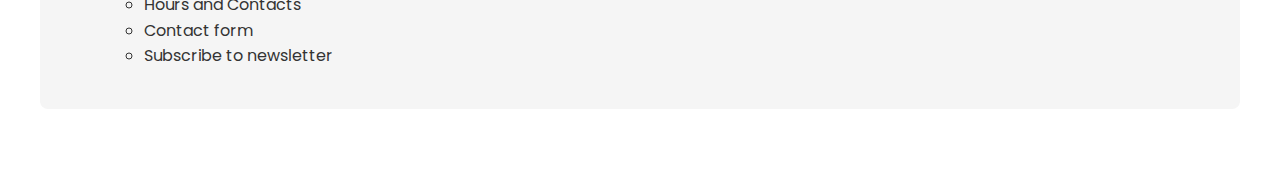
<file: finalproject/site-plan.html>
<!DOCTYPE html>
<html lang="en">
<head>
    <meta charset="UTF-8">
    <meta name="viewport" content="width=device-width, initial-scale=1.0">
    <title>The Groove Lounge - Website Plan</title>
    <style>
        :root {
            --primary: #6a1b9a;
            --secondary: #ffab00;
            --light: #f5f5f5;
            --dark: #333;
        }
        body {
            font-family: 'Poppins', sans-serif;
            line-height: 1.6;
            color: var(--dark);
            max-width: 1200px;
            margin: 0 auto;
            padding: 2rem;
        }
        header {
            background: var(--primary);
            color: white;
            font-weight: bolder;
            padding: 1rem;
            text-align: center;
            border-radius: 8px;
            margin-bottom: 2rem;
        }
        h1 {
            color: var(--light);
        }

        h2, h3 {
            font-family: 'Montserrat', sans-serif;
            color: var(--primary);
        }
        section {
            margin-bottom: 3rem;
            padding: 1.5rem;
            background: var(--light);
            border-radius: 8px;
        }
        .color-swatch {
            display: inline-block;
            width: 100px;
            height: 100px;
            margin: 0.5rem;
            border-radius: 8px;
            text-align: center;
            line-height: 100px;
            color: white;
            font-weight: bold;
        }
        #wireframe img {
            width: 100%;
        }
        
    </style>
    <link href="https://fonts.googleapis.com/css2?family=Montserrat:wght@700&family=Poppins:wght@400;600&display=swap" rel="stylesheet">
</head>
<body>
    <header>
        <h1>The Groove Lounge</h1>
        <p>Project Site Plan Document</p>
    </header>

    <section id="site-name">
        <h2>Site Name</h2>
        <p><strong>The Groove Lounge</strong></p>
        <p>This name was selected because:</p>
        <ul>
            <li>Represents the musical focus ("Groove")</li>
            <li>Conveys a relaxed, welcoming atmosphere ("Lounge")</li>
            <li>Easy to remember and brandable</li>
            <li>Domain availability: groovelounge.com (preferred)</li>
        </ul>
    </section>

    <section id="site-purpose">
        <h2>Site Purpose</h2>
        <p>The Groove Lounge website will serve as:</p>
        <ul>
            <li>A digital hub for our local music venue</li>
            <li>Primary source for upcoming event information</li>
            <li>Platform for ticket sales and reservations</li>
            <li>Resource for artists looking to perform</li>
            <li>Information center for venue details and policies</li>
        </ul>
    </section>

    <section id="scenarios">
        <h2>Scenarios</h2>
        <p>Target audience questions the site will answer:</p>
        <ol>
            <li><strong>Music Fan:</strong> "What live performances are happening this weekend at The Groove Lounge?"</li>
            <li><strong>Local Artist:</strong> "How can I book a performance slot at this venue?"</li>
            <li><strong>First-time Visitor:</strong> "What's the dress code and age policy for your events?"</li>
            <li><strong>Event Planner:</strong> "Can I rent the venue for a private event?"</li>
        </ol>
    </section>

    <section id="color-schema">
        <h2>Color Schema</h2>
        <div>
            <div class="color-swatch" style="background-color: var(--primary)">Primary</div>
            <div class="color-swatch" style="background-color: var(--secondary)">Secondary</div>
            <div class="color-swatch" style="background-color: var(--light); color: var(--dark)">Light</div>
            <div class="color-swatch" style="background-color: var(--dark)">Dark</div>
        </div>
        <p><strong>Color Applications:</strong></p>
        <ul>
            <li><strong>Primary (Purple):</strong> Headers, navigation, primary buttons</li>
            <li><strong>Secondary (Yellow):</strong> Call-to-action elements, highlights</li>
            <li><strong>Light:</strong> Backgrounds, card surfaces</li>
            <li><strong>Dark:</strong> Body text, footer</li>
        </ul>
    </section>

    <section id="typography">
        <h2>Typography</h2>
        <p><strong>Primary Font:</strong> 'Poppins' (Google Fonts)</p>
        <ul>
            <li style="font-family: 'Poppins'">Used for body text and general content</li>
        </ul>
        <p><strong>Heading Font:</strong> 'Montserrat' (Google Fonts)</p>
        <ul>
            <li style="font-family: 'Montserrat', sans-serif; font-weight: bold">Used for all headings (h1-h6)</li>
        </ul>
    </section>

    <section id="wireframe">
        <h2>Wireframe</h2>
        <img src="images/Wireframe.jpg" alt="Wireframe">
    </section>

    <section id="site-map">
        <h2>Site Map</h2>
        <ul>
            <li><strong>Homepage</strong>
                <ul>
                    <li>Featured events</li>
                    <li>Venue highlights</li>
                </ul>
            </li>
            <li><strong>Events</strong>
                <ul>
                    <li>Upcoming shows calendar</li>
                    <li>Ticket purchasing</li>
                </ul>
            </li>
            <li><strong>Visit Us</strong>
                <ul>
                    <li>Location map</li>
                    <li>Hours and Contacts</li>
                    <li>Contact form</li>
                    <li>Subscribe to newsletter</li>
                </ul>
            </li>
        </ul>
    </section>
</body>
</html>
</file>
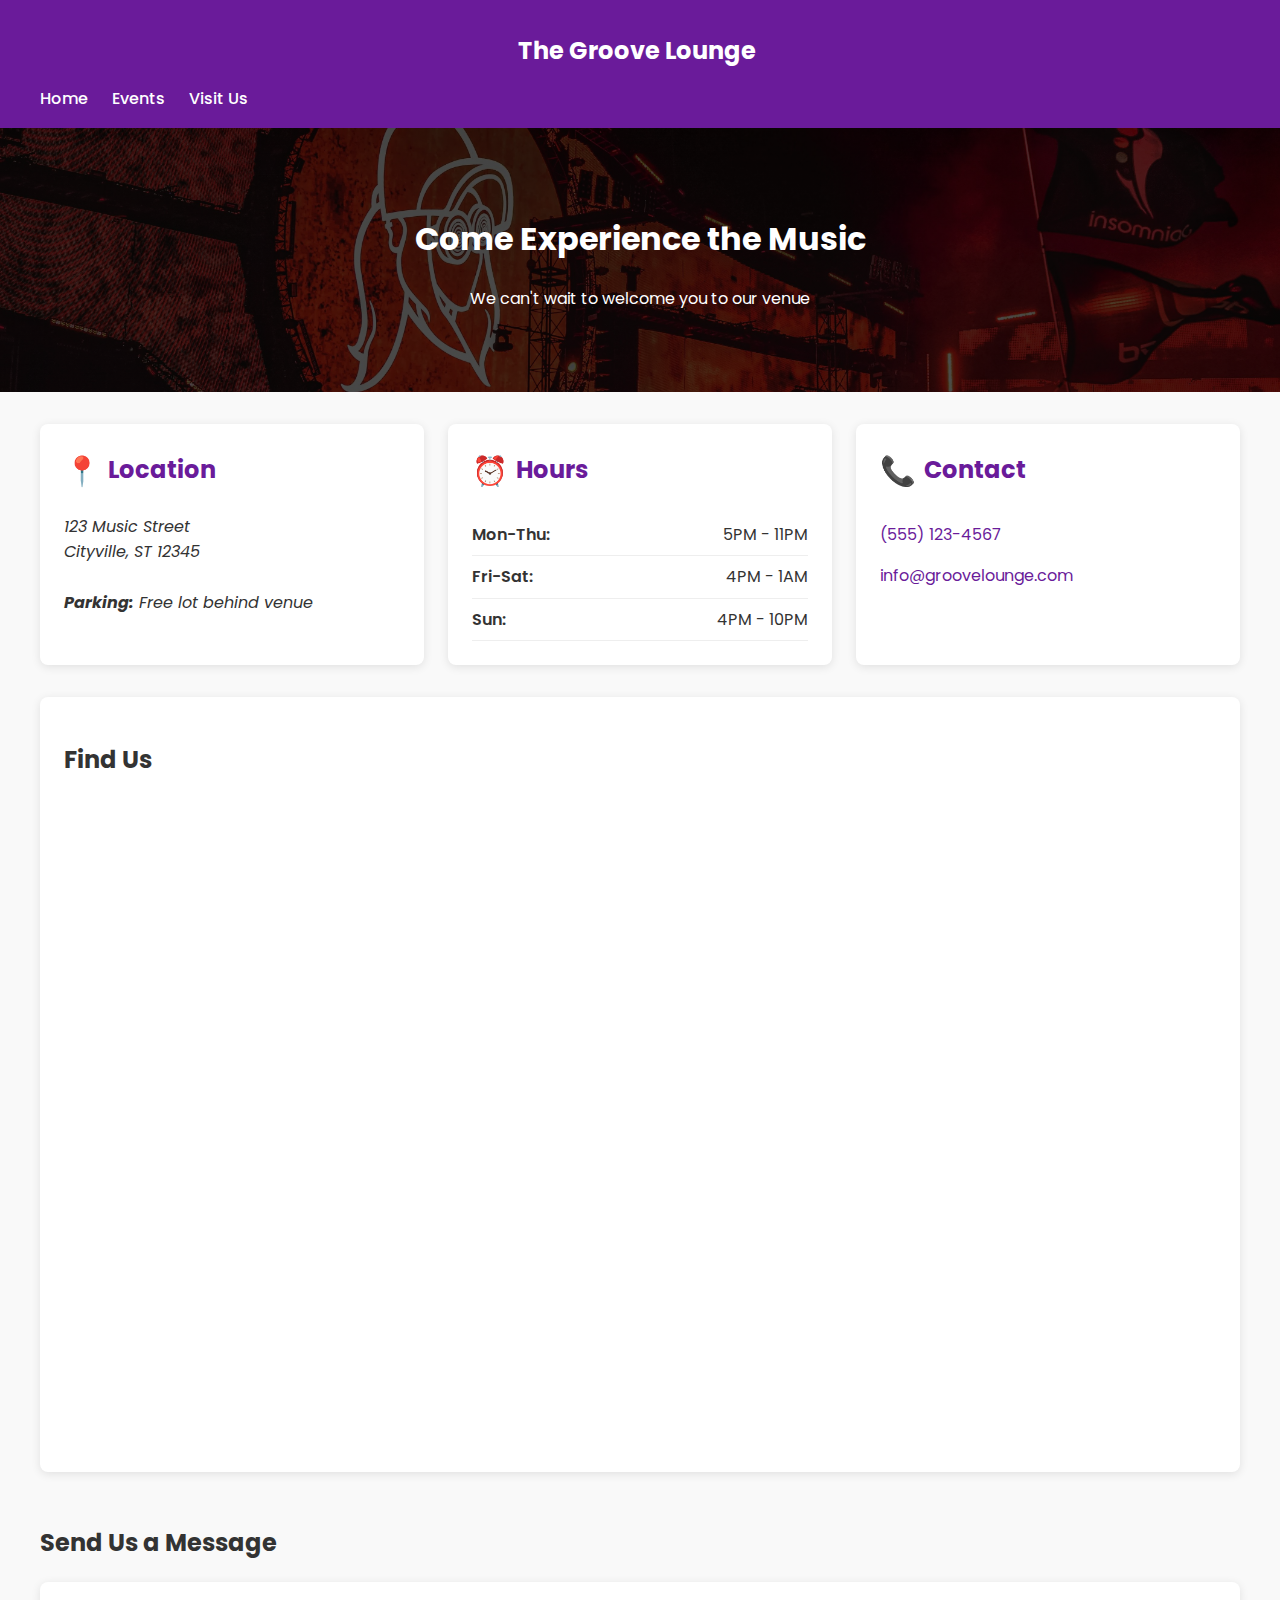
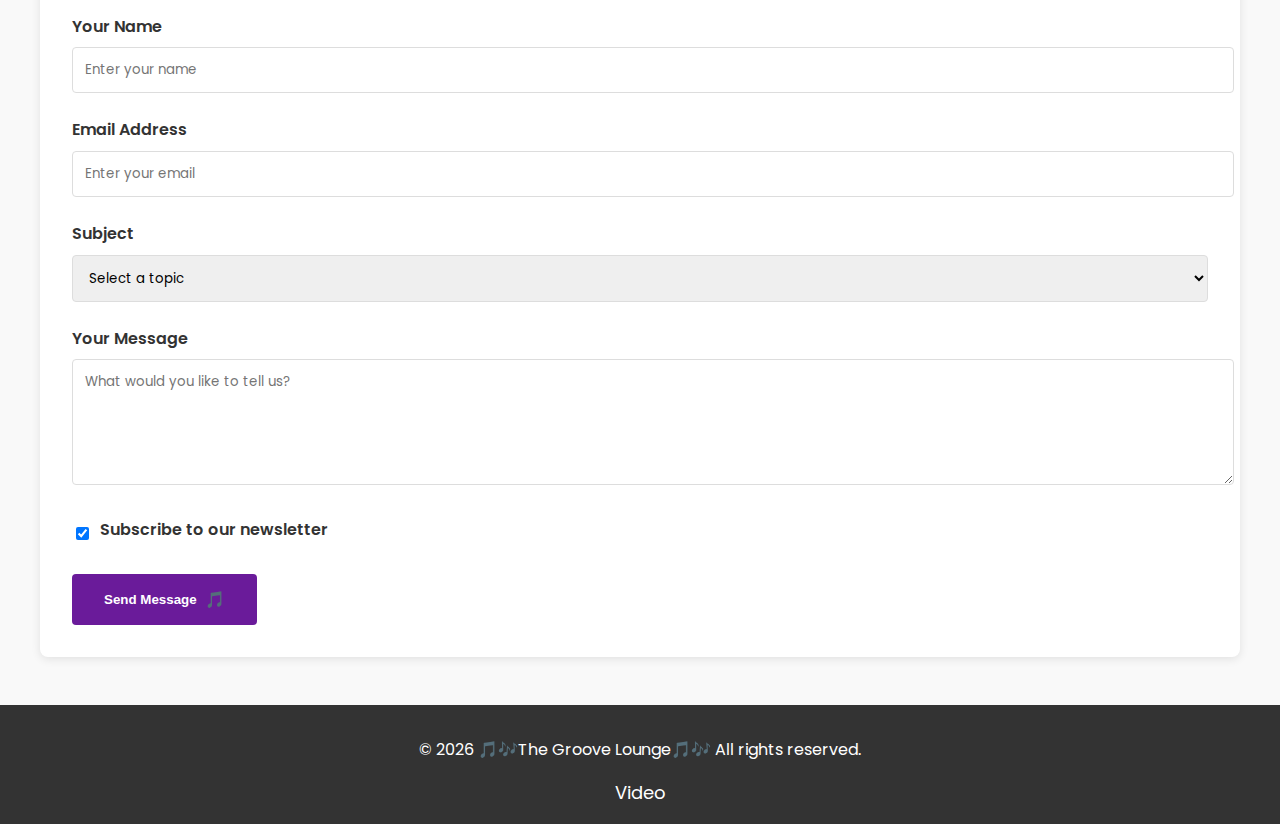
<file: finalproject/visit.html>
<!DOCTYPE html>
<html lang="en">
<head>
    <meta charset="UTF-8">
    <meta name="viewport" content="width=device-width, initial-scale=1.0">
    <meta name="description" content="Visit The Groove Lounge - Location, hours, and contact information for our premier music venue.">
    <meta name="author" content="Gerald Williams">

     <!-- Social Media Meta Tags -->
    <meta property="og:title" content="The Groove Lounge | Premier Live Music Venue">
    <meta property="og:description" content="Experience unforgettable live performances at Austin's hottest music venue. Check out upcoming shows and book tickets today.">
    <meta property="og:type" content="website">
    <meta property="og:url" content="https://www.groovelounge.com">
    <meta property="og:image" content="https://www.groovelounge.com/images/social-share.jpg">
    <meta property="og:image:alt" content="Live band performing at The Groove Lounge">
    <meta property="og:site_name" content="The Groove Lounge">

    <title>The Groove Lounge | Visit Us</title>
    <link rel="stylesheet" href="styles/styles.css">
    <script src="scripts/scripts.js" defer></script>
    <link rel="preconnect" href="https://fonts.googleapis.com">
    <link rel="preconnect" href="https://fonts.gstatic.com" crossorigin>
    <link href="https://fonts.googleapis.com/css2?family=Poppins:wght@400;600;700&display=swap" rel="stylesheet">
</head>
    
<body>
    <header>
        <nav aria-label="Main navigation">
            <div class="nav-container">
                <a href="index.html" class="logo">The Groove Lounge</a>
                <button class="hamburger" aria-expanded="false" aria-label="Menu">
                    <span class="hamburger-box">
                        <span class="hamburger-inner"></span>
                    </span>
                </button>
            </div>
            <ul class="nav-menu" id="navbar">
                <li><a href="index.html">Home</a></li>
                <li><a href="events.html">Events</a></li>
                <li><a href="visit.html" class="active">Visit Us</a></li>
            </ul>
        </nav>
    </header>

    <main class="visit-main">
        <section class="visit-hero">
            <h1>Come Experience the Music</h1>
            <p>We can't wait to welcome you to our venue</p>
        </section>

        <div class="visit-container">
            <section class="venue-info">
                <div class="info-card">
                    <h2><span class="icon">📍</span> Location</h2>
                    <address>
                        123 Music Street<br>
                        Cityville, ST 12345<br><br>
                        <strong>Parking:</strong> Free lot behind venue
                    </address>
                </div>

                <div class="info-card">
                    <h2><span class="icon">⏰</span> Hours</h2>
                    <ul class="hours-list">
                        <li><span>Mon-Thu:</span> 5PM - 11PM</li>
                        <li><span>Fri-Sat:</span> 4PM - 1AM</li>
                        <li><span>Sun:</span> 4PM - 10PM</li>
                    </ul>
                </div>

                <div class="info-card">
                    <h2><span class="icon">📞</span> Contact</h2>
                    <ul class="contact-list">
                        <li><a href="tel:+15551234567">(555) 123-4567</a></li>
                        <li><a href="mailto:info@groovelounge.com">info@groovelounge.com</a></li>
                    </ul>
                </div>
            </section>

            <section class="map-container">
                <h2>Find Us</h2>
                <div class="map">
                    <iframe 
                        src="https://www.google.com/maps/embed?pb=!1m18!1m12!1m3!1d3022.215209106735!2d-73.987844924525!3d40.74844097138996!2m3!1f0!2f0!3f0!3m2!1i1024!2i768!4f13.1!3m3!1m2!1s0x0%3A0x0!2zNDDCsDQ0JzU0LjQiTiA3M8KwNTknMTQuMiJX!5e0!3m2!1sen!2sus!4v1620000000000!5m2!1sen!2sus" 
                        allowfullscreen="" 
                        loading="lazy"
                        aria-label="Google Maps location of The Groove Lounge">
                    </iframe>
                </div>
            </section>

            <section class="contact-form">
                <h2>Send Us a Message</h2>
                <form id="contactForm" class="groove-form">
                    <div class="form-group">
                        <label for="name">Your Name</label>
                        <input type="text" id="name" placeholder="Enter your name" required>
                    </div>

                    <div class="form-group">
                        <label for="email">Email Address</label>
                        <input type="email" id="email" placeholder="Enter your email" required>
                    </div>

                    <div class="form-group">
                        <label for="subject">Subject</label>
                        <select id="subject" required>
                            <option value="" disabled selected>Select a topic</option>
                            <option value="booking">Band Booking</option>
                            <option value="private">Private Events</option>
                            <option value="general">General Inquiry</option>
                            <option value="feedback">Feedback</option>
                        </select>
                    </div>

                    <div class="form-group">
                        <label for="message">Your Message</label>
                        <textarea id="message" placeholder="What would you like to tell us?" rows="5" required></textarea>
                    </div>

                    <div class="form-group checkbox-group">
                        <input type="checkbox" id="newsletter" checked>
                        <label for="newsletter">Subscribe to our newsletter</label>
                    </div>

                    <button type="submit" class="groove-button">
                        <span class="button-text">Send Message</span>
                        <span class="button-icon">🎵</span>
                    </button>
                </form>
            </section>
        </div>
    </main>

    <footer>
        <p>&copy; <span id="currentyear"></span> 🎵🎶The Groove Lounge🎵🎶 All rights reserved.</p>
        <a href="https://app.screencastify.com/v2/watch/4DJv28XNreSj1QkuATZN">Video</a>
    </footer>
</body>
</html>
</file>
<file: styles/small.css>
body {
    font-family: 'Roboto', sans-serif;
    margin: 0;
    padding: 0;
    background-color: #f5f5f5;
}

header {
    display: flex;
    align-items: center;   
    justify-content: center;
    text-align: center;
    padding: 5px;
    background-color: #444;
    color: white;
}

header img {
    width: 60px;
    margin-right: 20px;
}

header h2 {
    margin: 0;
}

nav {
    padding: 1px;
    background-color: black;
    color: white;
}

nav ul {
    display: none;
    list-style: none;
    padding: 0;
}

nav ul li a {
    text-decoration: none;
    color: white;
    padding: 10px;
    font-size: 18px;
}
nav ul li a:hover {
    background-color: #34495e;
}

nav ul.active {
    display: block;
}

nav button {
    background: none;
    border: none;
    font-size: 24px;
    color: white;
}

main {
    padding: 20px;
    display: flex;
    grid-template-columns: 1fr;
    gap: 1rem;
    margin: 1rem auto;
    padding: 1rem;
}

h1 {
    margin: 40px;
    padding-left: 20px;
    margin-bottom: 0;
    color: #444;
    text-align: center;  /* Centers the heading */
    font-size: 28px;     /* Adjust font size */
    margin-bottom: 20px; /* Adds space below the heading */
}

.content-container2 {
    display: flex;  
    justify-content: space-between; 
    align-items: center; 
    gap: 20px; 
    background-color: white;
    padding: 1rem;
    margin-left: 15px;
    margin-right: 15px;
    border-radius: 8px;
    box-shadow: 2px 2px 10px rgba(0, 0, 0, 0.912);
    margin-bottom: 40px;
}

.course-work {
    flex: 1; 
    text-align: center; 
}

.course-work h2 {
    background-color: #444;
    color: white; 
    padding: 10px;
    text-align: center; 
    border-radius: 5px; 
}

/* Card Sections */
.card {
    width: 100%;
    max-width: 800px;
    background-color: white;
    border: 1px solid #ccc;
    border-radius: 10px;
    box-shadow: 0 4px 6px rgba(0, 0, 0, 0.1);
  }

  .card-header {
    display: flex;
    justify-content: center;
    background-color: #444;
    color: white;
    font-size: 1.5rem;
    font-weight: bold;
    text-align: center;
    padding: 10px;
    border-radius: 10px 10px 0 0;
  }
  .card-body {
    display: grid;
    grid-template-columns: 2fr 1fr;
    gap: 20px;
    align-items: center;
    padding: 20px;
  }
  .card-image {
    text-align: center;
  }
  
  .card-image img {
    width: 100%;
    max-width: 150px;
    height: auto;
    border-radius: 5px;
  }
  
  .card-image p {
    font-size: 0.9rem;
    color: #000000;
    margin-top: 5px;
    text-align: center;
  }
  .card-text {
    font-size: 1rem;
    line-height: 1.5;
    text-align: left;
    position: relative;
  }
#allCourses {
        background-color: black; /* Black background */
        color: white; /* White text */
        padding: 3px 30px; /* Adds padding */
        border: none; /* Removes default button border */
        cursor: pointer; /* Pointer on hover */
        font-size: 15px; /* Font size */
        border-radius: 5px; /* Optional rounded corners */
}
#wddCourses {
    background-color: black; /* Black background */
    color: white; /* White text */
    padding: 3px 30px; /* Adds padding */
    border: none; /* Removes default button border */
    cursor: pointer; /* Pointer on hover */
    font-size: 15px; /* Font size */
    border-radius: 5px; /* Optional rounded corners */
}
#cseCourses {
    background-color: black; /* Black background */
    color: white; /* White text */
    padding: 3px 30px; /* Adds padding */
    border: none; /* Removes default button border */
    cursor: pointer; /* Pointer on hover */
    font-size: 15px; /* Font size */
    border-radius: 5px; /* Optional rounded corners */
}

footer {
    display: flex;
    flex-direction: column;
    align-items: center;
    justify-content: center;
    background-color: #222;
    padding: 10px;
    color: white;
    text-align: center;
}

.footer-top {
    display: flex;
    align-items: center; 
    gap: 10px;
}

footer img {
    width: 50px;
}

footer p {
    margin: 5px 0;
}

@media (min-width: 768px) {
    main {
      grid-template-columns: 1fr 1fr;
    }
  }
</file>
<file: styles/larger.css>
@media (min-width: 600px) {
    nav ul {
        display: flex;
        justify-content: space-around;
    }

    nav ul.active {
        display: flex;
    }

    nav button {
        display: none;
    }
}
</file>
<file: chamber/styles/base2.css>
/* Base Styles */
:root {
    --primary-color: #003366;
    --secondary-color: #e7c24f;
    --accent1-color: #a43312;
    --accent2-color: #381d2a;
    --heading-font: 'Montserrat', sans-serif;
    --paragraph-font: 'Open Sans', sans-serif;
    --nav-background-color: #381d2a;
    --nav-link-color: #e7c24f;
    --nav-hover-link-color: #a43312;
    --nav-hover-background-color: #003366;
     --dark-color: #343a40;
}

* {
    margin: 0;
    padding: 0;
    box-sizing: border-box;
}

body {
    font-family: var(--paragraph-font);
    line-height: 1.6;
    color: #333;
}

header {
    background-color: var(--primary-color);
    color: white;
    padding: 1rem;
}

.header-content {
    display: flex;
    align-items: center;
    justify-content: space-between;
}

.header-content img {
    padding: 10px;
}

.logo {
    width: 160px;
    height: auto;
}

h1, h2, h3, h4, h5, h6 {
    font-family: var(--heading-font);
    margin-bottom: 0.5rem;
}

h1 {
    text-align: center;
    padding: 30px;
}

nav {
    background-color: var(--nav-background-color);
}

.navigation {
    display: flex;
    list-style: none;
    padding: 0;
}

.navigation li {
    flex: 1;
    text-align: center;
}

.navigation a {
    display: block;
    color: var(--nav-link-color);
    text-decoration: none;
    padding: 1rem;
    transition: all 0.3s;
}

.navigation a:hover {
    color: var(--nav-hover-link-color);
    background-color: #fff;
}

.active a {
    font-weight: bold;
    text-decoration: underline;
}

/* Hero Section */
.hero {
    position: relative;
    margin-bottom: 2rem;
}

.hero img {
    width: 100%;
    height: auto;
    display: block;
}

.hero-content {
    position: absolute;
    top: 50%;
    left: 50%;
    transform: translate(-50%, -50%);
    text-align: center;
    color: white;
    background-color: rgba(0, 0, 0, 0.5);
    padding: 1rem;
    border-radius: 10px;
}

/* ===== BASE CTA BUTTON STYLES ===== */
.cta-button {
  display: inline-block;
  background-color: #e7c24f; /* Gold/Yellow - stands out */
  color: #003366; /* Dark blue - high contrast */
  padding: 0.8rem 2rem;
  border-radius: 50px;
  text-decoration: none;
  font-weight: 700;
  font-size: 1.1rem;
  text-align: center;
  transition: all 0.3s ease;
  box-shadow: 0 4px 8px rgba(0, 0, 0, 0.2);
  border: 2px solid transparent;
}

.hero {
    position: relative;
    padding-top: 60px; /* Creates space below header */
  }

  .hero h1 {
    padding-top: 50px;
    margin-top: 60px;
  }

/* Hover/Active States */
.cta-button:hover {
  background-color: #003366;
  color: #e7c24f;
  border-color: #e7c24f;
  transform: translateY(-2px);
  box-shadow: 0 6px 12px rgba(0, 0, 0, 0.3);
}

.cta-button:active {
  transform: translateY(1px);
}

/* ===== MOBILE OPTIMIZATION ===== */
@media (max-width: 768px) {
  .hero-content {
    text-align: center;
    width: 90%;
    max-width: 400px;
    padding: 1.5rem;
    background-color: rgba(0, 51, 102, 0.8);
    border-radius: 15px;
  }

  .cta-button {
    width: 100%; /* Full width of parent container */
    padding: 1rem;
    font-size: 1.2rem;
    display: block; /* Stack below heading */
  }

  /* Micro-interaction for touch devices */
  .cta-button:active {
    transform: scale(0.98);
  }
}

/* Larger screens */
@media (min-width: 769px) {
  .hero-content {
    padding: 2rem;
    background-color: rgba(0, 51, 102, 0.9);
  }
  
  .cta-button {
    min-width: 200px; /* Prevent awkward narrow buttons */
  }
}

/* Sections */
section {
    padding: 1rem;
    margin-bottom: 2rem;
}

/* Events */
.event-card {
    background-color: #f9f9f9;
    border: 1px solid #ddd;
    border-radius: 5px;
    padding: 1rem;
    margin-bottom: 1rem;
}

/* Weather */
.weather {
    background-color: #e6f2ff;
    border-radius: 10px;
}

.current-weather, .forecast {
    margin-bottom: 1rem;
}

/* Spotlights */
.spotlight-card {
    background-color: white;
    border: 1px solid #ddd;
    border-radius: 5px;
    padding: 1rem;
    margin-bottom: 1rem;
    box-shadow: 0 2px 5px rgba(0,0,0,0.1);
}

.spotlight-card img {
    max-width: 100px;
    height: auto;
    display: block;
    margin: 0 auto 1rem;
}

/* Footer */
footer {
    background-color: var(--dark-color);
    color: white;
    text-align: center;
    padding: 1rem;
}

.footer-content {
    display: flex;
    flex-direction: column;
    gap: 1rem;
}

.footer-logo {
    width: 60px;
    height: auto;
    margin-bottom: 1rem;
}

/* Mobile Menu */
#menu-button {
    display: none;
    background: none;
    border: none;
    color: white;
    font-size: 1.5rem;
    cursor: pointer;
}

@media screen and (max-width: 768px) {
    .navigation {
        display: none;
        flex-direction: column;
    }
    
    .navigation.show {
        display: flex;
    }
    
    #menu-button {
        display: block;
    }
}
</file>
<file: chamber/styles/larger.css>
/* Larger Screen Styles */
@media screen and (min-width: 768px) {
    .header-content {
        justify-content: space-around;
    }
    
    main {
        display: grid;
        grid-template-columns: 2fr 1fr;
        gap: 2rem;
        max-width: 1200px;
        margin: 0 auto;
        padding: 1rem;
    }
    
    .hero {
        grid-column: 1 / -1;
    }
    
    .events {
        grid-column: 1;
    }
    
    .weather {
        grid-column: 2;
        grid-row: 2;
    }
    
    .spotlights {
        grid-column: 1 / -1;
        display: grid;
        grid-template-columns: repeat(1, 1fr);
        gap: 1rem;
    }
    
    .spotlight-card {
        margin-bottom: 0;
    }
    
    .footer-content {
        flex-direction: row;
        justify-content: space-around;
        align-items: center;
        max-width: 1200px;
        margin: 0 auto;
    }
}

/* Large screens (1025px and up) */
@media (min-width: 1025px) {
    .discover-main {
        grid-template-areas:
            "title title"
            "visitor grid"
            "visitor grid";
        grid-template-columns: 300px 1fr;
    }
    
    .discover-grid {
        grid-template-areas:
            "attraction1 attraction2 attraction3"
            "attraction4 attraction5 attraction6"
            "attraction7 attraction8 .";
        grid-template-columns: 1fr 1fr 1fr;
    }
    
    .visitor-info {
        position: sticky;
        top: 1rem;
        align-self: start;
    }
}
</file>
<file: finalproject/styles/styles.css>
/* Base Styles */
:root {
    --primary: #6a1b9a;
    --secondary: #ffab00;
    --dark: #333;
    --light: #fff;
}

body {
    font-family: 'Poppins', sans-serif;
    line-height: 1.6;
    margin: 0;
    padding: 0;
    color: var(--dark);
}

header {
    background: var(--primary);
    color: white;
    padding: 1rem;
}

/* Header & Navigation Styles */
.nav-container {
    display: flex;
    justify-content: space-between;
    align-items: center;
    padding: 1rem;
}

.logo {
    font-size: 1.5rem;
    font-weight: bold;
    color: white;
    text-decoration: none;
    padding-left: 40%;
}

/* Hamburger Menu */
.hamburger {
    display: none; /* Hidden on desktop */
    background: none;
    border: none;
    cursor: pointer;
    padding: 0.5rem;
    z-index: 1000;
}

.hamburger-box {
    width: 24px;
    height: 24px;
    display: inline-block;
    position: relative;
}

.hamburger-inner {
    width: 100%;
    height: 2px;
    background: white;
    position: absolute;
    left: 0;
    top: 50%;
    transform: translateY(-50%);
    transition: transform 0.2s ease;
}

.hamburger-inner::before,
.hamburger-inner::after {
    content: "";
    width: 100%;
    height: 2px;
    background: white;
    position: absolute;
    left: 0;
    transition: transform 0.2s ease;
}

.hamburger-inner::before {
    top: -6px;
}

.hamburger-inner::after {
    top: 6px;
}

/* Nav Menu */
.nav-menu {
    display: flex;
    list-style: none;
    margin: 0;
    padding: 0;
}

.nav-menu li {
    margin-left: 1.5rem;
}

.nav-menu a {
    color: white;
    text-decoration: none;
    font-weight: 500;
    transition: opacity 0.3s;
}

.nav-menu a:hover {
    opacity: 0.8;
}

/* Mobile Styles */
@media (max-width: 768px) {
    .logo {
        padding: 0;
    }
    .hamburger {
        display: block; /* Show hamburger on mobile */
    }

    .nav-menu {
        position: fixed;
        top: 0;
        right: -100%;
        width: 70%;
        height: 100vh;
        background: var(--primary);
        flex-direction: column;
        align-items: center;
        justify-content: center;
        transition: right 0.3s ease;
        z-index: 999;
    }

    .nav-menu.active {
        right: 0;
    }

    .nav-menu li {
        margin: 1.5rem 0;
    }

    /* Animate hamburger to "X" when active */
    .hamburger.active .hamburger-inner {
        transform: rotate(45deg);
    }

    .hamburger.active .hamburger-inner::before {
        transform: rotate(-90deg) translateX(-6px);
    }

    .hamburger.active .hamburger-inner::after {
        opacity: 0;
    }
}

.hero h1 {
    color: var(--light);
}

.hero {
    background: url('../images/banner.jpg') no-repeat center/cover;
    color: white;
    text-align: center;
    padding: 4rem 1rem;
}

.cta-button {
    background: var(--secondary);
    color: var(--dark);
    padding: 0.75rem 1.5rem;
    border-radius: 5px;
    text-decoration: none;
    font-weight: bold;
}

.cta-button:hover {
    background: var(--primary);
    color: var(--light);
}

footer {
    background: var(--dark);
    color: white;
    text-align: center;
    padding: 1rem;
}

footer a {
    text-decoration: none;
    color: #fff;
    font-size: large;
}

footer a:hover {
    opacity: 0.8;

}


/* Events Page Styles */
.upcoming-events {
    padding: 2rem;
    max-width: 1200px;
    margin: 0 auto;
}

.event-list {
    display: grid;
    grid-template-columns: repeat(auto-fill, minmax(300px, 1fr));
    gap: 2rem;
    margin-top: 2rem;
}

.event-card {
    background: white;
    border-radius: 8px;
    padding: 1.5rem;
    box-shadow: 0 2px 10px rgba(0,0,0,0.1);
    transition: transform 0.3s ease;
}

.event-card:hover {
    transform: translateY(-5px);
}

.event-date {
    color: var(--primary);
    font-weight: 600;
    margin: 0.5rem 0;
}

.event-venue {
    color: var(--dark);
    opacity: 0.8;
    margin-bottom: 1rem;
}

/* Status Messages */
.loading, .no-events, .error-message {
    text-align: center;
    grid-column: 1 / -1;
    padding: 2rem;
}

.error-message {
    color: #d32f2f;
}

@media (max-width: 768px) {
    .event-list {
        grid-template-columns: 1fr;
    }
}

/* Visit Page Specific Styles */
.visit-main {
    background: #f9f9f9;
}

.visit-hero {
    background: linear-gradient(rgba(0,0,0,0.7), rgba(0,0,0,0.7)), 
                url('../images/groove.jpg') center/cover;
    color: white;
    text-align: center;
    padding: 4rem 1rem;
    margin-bottom: 2rem;
}

.visit-hero2 {
    background: linear-gradient(rgba(0,0,0,0.7), rgba(0,0,0,0.7)), 
                url('../images/groove-bn.jpg') center/cover;
    color: white;
    text-align: center;
    padding: 4rem 1rem;
    margin-bottom: 2rem;
}

.visit-container {
    max-width: 1200px;
    margin: 0 auto;
    padding: 0 1rem 3rem;
    display: grid;
    gap: 2rem;
}

.venue-info {
    display: grid;
    grid-template-columns: repeat(auto-fit, minmax(300px, 1fr));
    gap: 1.5rem;
}

.info-card {
    background: white;
    padding: 1.5rem;
    border-radius: 8px;
    box-shadow: 0 2px 10px rgba(0,0,0,0.1);
}

.info-card h2 {
    color: var(--primary);
    margin-top: 0;
    display: flex;
    align-items: center;
    gap: 0.5rem;
}

.icon {
    font-size: 1.2em;
}

.hours-list, .contact-list {
    list-style: none;
    padding: 0;
    margin: 1rem 0 0;
}

.hours-list li {
    display: flex;
    justify-content: space-between;
    padding: 0.5rem 0;
    border-bottom: 1px solid #eee;
}

.hours-list li span:first-child {
    font-weight: 600;
}

.contact-list a {
    color: var(--primary);
    text-decoration: none;
    transition: opacity 0.3s;
    display: block;
    padding: 0.5rem 0;
}

.contact-list a:hover {
    opacity: 0.8;
}

.map-container {
    background: white;
    padding: 1.5rem;
    border-radius: 8px;
    box-shadow: 0 2px 10px rgba(0,0,0,0.1);
}

.map {
    position: relative;
    padding-bottom: 56.25%; /* 16:9 aspect ratio */
    height: 0;
    overflow: hidden;
    margin-top: 1rem;
    border-radius: 4px;
}

.map iframe {
    position: absolute;
    top: 0;
    left: 0;
    width: 100%;
    height: 100%;
    border: none;
}

/* Unique Form Styles */
.groove-form {
    background: white;
    padding: 2rem;
    border-radius: 8px;
    box-shadow: 0 2px 10px rgba(0,0,0,0.1);
}

.form-group {
    margin-bottom: 1.5rem;
}

.form-group label {
    display: block;
    margin-bottom: 0.5rem;
    font-weight: 600;
    color: var(--dark);
}

.form-group input,
.form-group select,
.form-group textarea {
    width: 100%;
    padding: 0.75rem;
    border: 1px solid #ddd;
    border-radius: 4px;
    font-family: 'Poppins', sans-serif;
    transition: border-color 0.3s;
}

.form-group input:focus,
.form-group select:focus,
.form-group textarea:focus {
    outline: none;
    border-color: var(--primary);
}

.checkbox-group {
    display: flex;
    align-items: center;
    gap: 0.5rem;
}

.checkbox-group input {
    width: auto;
}

.groove-button {
    background: var(--primary);
    color: white;
    border: none;
    padding: 1rem 2rem;
    border-radius: 4px;
    font-weight: 600;
    cursor: pointer;
    display: inline-flex;
    align-items: center;
    gap: 0.5rem;
    transition: transform 0.3s, background 0.3s;
}

.groove-button:hover {
    background: #5a148a;
    transform: translateY(-2px);
}

.button-icon {
    font-size: 1.2em;
}

/* Responsive Adjustments */
@media (max-width: 768px) {
    .visit-container {
        grid-template-columns: 1fr;
    }
    
    .venue-info {
        grid-template-columns: 1fr;
    }
}


/* Homepage Featured Events */
.featured-events {
    padding: 2rem 1rem;
    max-width: 1200px;
    margin: 0 auto;
    text-align: center;
}

.event-grid {
    display: grid;
    grid-template-columns: repeat(auto-fit, minmax(300px, 1fr));
    gap: 2rem;
    margin-top: 1.5rem;
}

.event-card {
    background: white;
    border-radius: 8px;
    overflow: hidden;
    box-shadow: 0 4px 12px rgba(0,0,0,0.1);
    transition: transform 0.3s ease;
}

.event-card:hover {
    transform: translateY(-5px);
}

.event-card img {
    width: 100%;
    height: 200px;
    object-fit: cover;
}

.event-info {
    padding: 1.5rem;
}

.event-meta {
    color: var(--dark);
    margin: 0.75rem 0;
    display: flex;
    justify-content: space-between;
    font-size: 0.9rem;
}

/* Responsive Adjustments */
@media (max-width: 768px) {
    .event-grid {
        grid-template-columns: 1fr;
    }
    
    .event-card img {
        height: 160px;
    }
}
</file>
<file: styles/prophets.css>
/* Base styles */
body {
    font-family: 'Roboto', sans-serif;
    max-width: 1200px;
    margin: 0 auto;
    padding: 20px;
    background-color: #f5f5f5;
    color: #333;
}

header, footer {
    background-color: #1a4b7a;
    color: white;
    text-align: center;
    padding: 1rem;
    border-radius: 5px;
    margin-bottom: 20px;
}

footer {
    margin-top: 20px;
}

h1 {
    margin: 0;
}

/* Cards grid layout */
#cards {
    display: grid;
    grid-template-columns: repeat(auto-fit, minmax(320px, 1fr));
    gap: 20px;
}

/* Card styling */
#cards section {
    background-color: white;
    border-radius: 8px;
    box-shadow: 0 2px 5px rgba(0,0,0,0.1);
    padding: 20px;
    text-align: center;
    transition: transform 0.3s ease;
}

#cards section:hover {
    transform: translateY(-5px);
    box-shadow: 0 5px 15px rgba(0,0,0,0.2);
}

#cards h2 {
    color: #1a4b7a;
    margin-top: 0;
    border-bottom: 1px solid #eee;
    padding-bottom: 10px;
}

#cards img {
    border-radius: 5px;
    margin-top: 15px;
    max-width: 100%;
    height: auto;
}

#cards p {
    margin: 5px 0;
    font-size: 0.9rem;
    color: #555;
}
</file>
<file: chamber/styles/medium.css>
/* Medium screens (641px to 1024px) */
@media (min-width: 641px) and (max-width: 1024px) {
    .discover-main {
        grid-template-areas:
            "title title"
            "visitor visitor"
            "grid grid";
    }
    
    .discover-grid {
        grid-template-areas:
            "attraction1 attraction2"
            "attraction3 attraction4"
            "attraction5 attraction6"
            "attraction7 attraction8";
        grid-template-columns: 1fr 1fr;
    }
}
</file>
